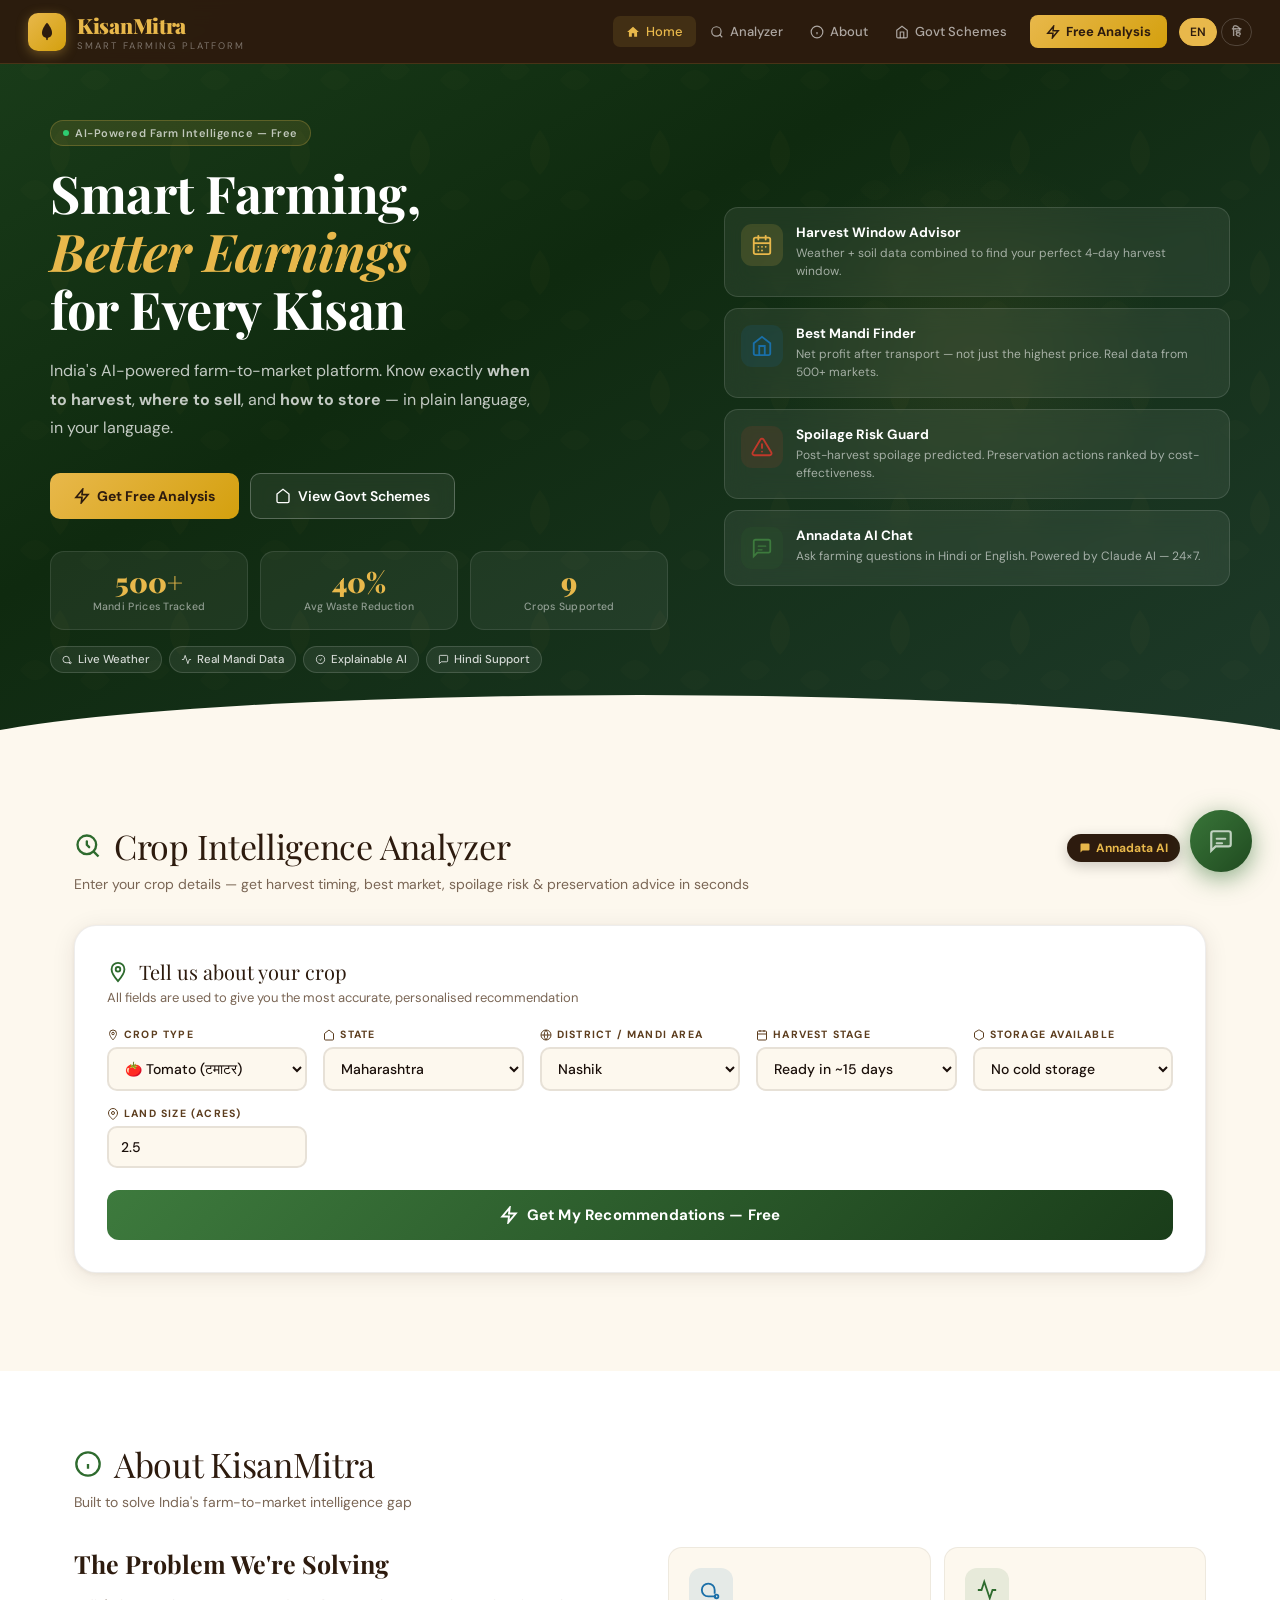
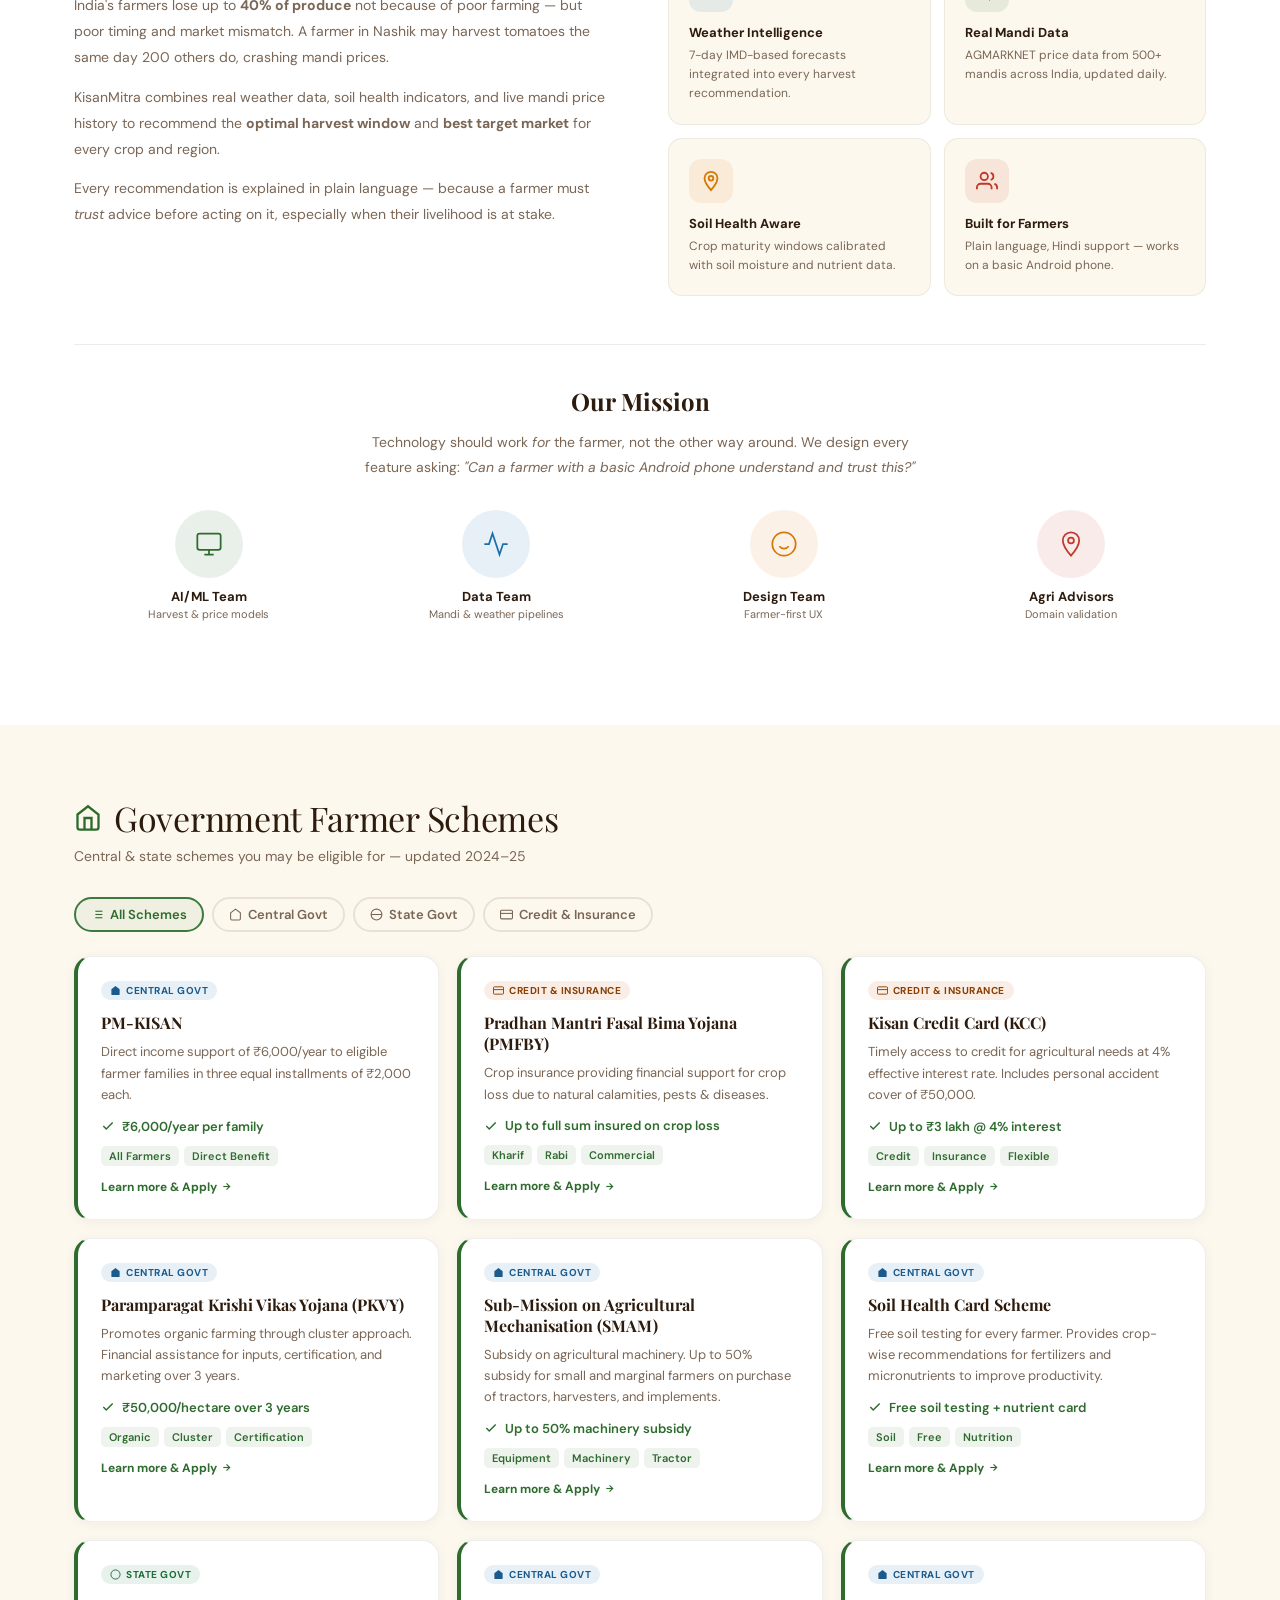
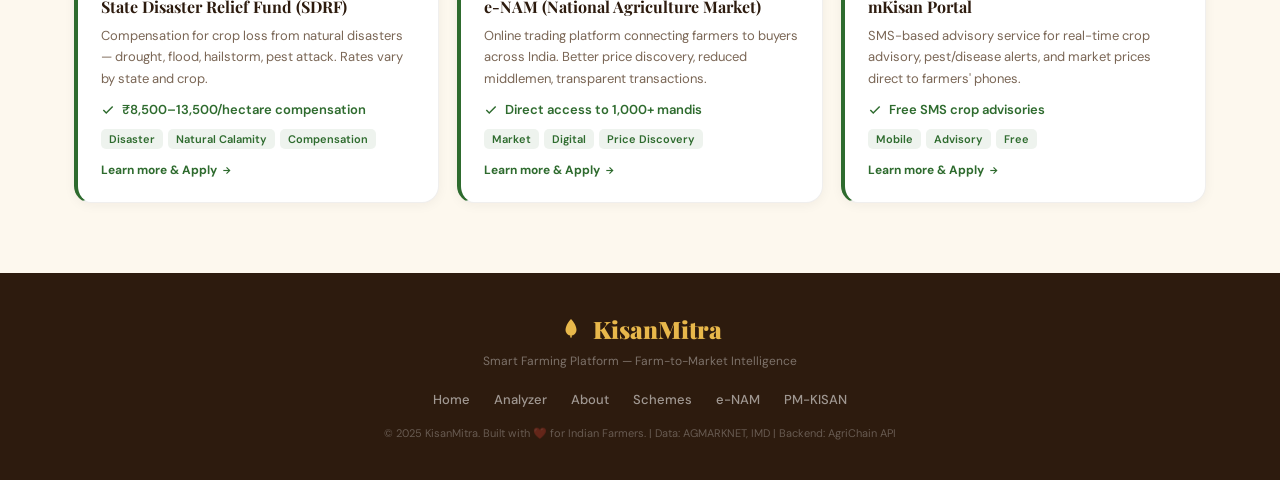
<file: agrichain/frontend.html>
<!DOCTYPE html>
<html lang="en">
<head>
<meta charset="UTF-8">
<meta name="viewport" content="width=device-width, initial-scale=1.0">
<title>KisanMitra — Smart Farming Platform</title>
<link href="https://fonts.googleapis.com/css2?family=Playfair+Display:ital,wght@0,400;0,700;0,900;1,400&family=DM+Sans:wght@300;400;500;600;700&display=swap" rel="stylesheet">
<style>
:root {
  --soil:#2D1B0E; --earth:#5C3D1E; --harvest:#E8B84B; --harvest-light:#F5D76E;
  --leaf:#2E6B2E; --leaf-mid:#3D7A3D; --leaf-light:#5BA55B;
  --cream:#FDF8EE; --cream-dark:#F5EDD6;
  --rust:#C0392B; --success:#1E8449; --warn:#D4780A;
  --blue:#1A6FA8; --text:#1A0F0A; --muted:#7A6655; --nav-h:64px;
  --card-shadow: 0 4px 24px rgba(45,27,14,0.09), 0 1px 4px rgba(45,27,14,0.06);
  --card-border: 1px solid rgba(45,27,14,0.08);
}
*{margin:0;padding:0;box-sizing:border-box}
html{scroll-behavior:smooth}
body{background:var(--cream);font-family:'DM Sans',sans-serif;color:var(--text);-webkit-font-smoothing:antialiased}

/* ══ NAVBAR ══ */
.navbar{
  position:fixed;top:0;left:0;right:0;z-index:200;height:var(--nav-h);
  background:rgba(45,27,14,0.97);backdrop-filter:blur(12px);
  display:flex;align-items:center;padding:0 28px;
  border-bottom:1px solid rgba(232,184,75,0.15);
}
.nav-brand{display:flex;align-items:center;gap:11px;text-decoration:none;margin-right:auto;cursor:pointer}
.nav-logo{
  width:38px;height:38px;background:linear-gradient(135deg,var(--harvest),#d4a00e);
  border-radius:10px;display:flex;align-items:center;justify-content:center;
  box-shadow:0 3px 12px rgba(228,184,75,0.35);flex-shrink:0;
}
.nav-brand-name{font-family:'Playfair Display',serif;font-size:21px;color:var(--harvest);font-weight:900;letter-spacing:-0.3px}
.nav-brand-sub{font-size:9.5px;color:rgba(255,255,255,0.38);letter-spacing:2px;text-transform:uppercase;margin-top:1px}
.nav-links{display:flex;align-items:center;gap:1px}
.nav-link{padding:7px 13px;border-radius:7px;border:none;background:transparent;color:rgba(255,255,255,0.62);font-size:13px;font-weight:500;cursor:pointer;transition:all .2s;font-family:'DM Sans',sans-serif;display:flex;align-items:center;gap:6px}
.nav-link:hover,.nav-link.active{background:rgba(228,184,75,0.12);color:var(--harvest)}
.nav-cta{margin-left:10px;padding:8px 16px;background:linear-gradient(135deg,var(--harvest),#d4a00e);color:var(--soil);border:none;border-radius:8px;font-size:13px;font-weight:700;cursor:pointer;transition:all .2s;font-family:'DM Sans',sans-serif;display:flex;align-items:center;gap:6px}
.nav-cta:hover{transform:translateY(-1px);box-shadow:0 4px 16px rgba(228,184,75,0.4)}
.nav-lang{display:flex;gap:4px;margin-left:12px}
.lang-btn{padding:5px 10px;border-radius:14px;border:1px solid rgba(255,255,255,0.18);background:transparent;color:rgba(255,255,255,0.55);cursor:pointer;font-size:12px;transition:all .2s;font-family:'DM Sans',sans-serif;font-weight:600}
.lang-btn.active{background:var(--harvest);color:var(--soil);border-color:var(--harvest)}

/* ══ HERO ══ */
.hero-band{background:linear-gradient(150deg,#1a3d1a 0%,#0f2a0f 40%,#1E3A2A 100%);padding:calc(var(--nav-h) + 56px) 40px 80px;position:relative;overflow:hidden}
.hero-band::after{content:'';position:absolute;bottom:-2px;left:0;right:0;height:60px;background:var(--cream);clip-path:ellipse(55% 100% at 50% 100%)}
.hero-band::before{content:'';position:absolute;inset:0;pointer-events:none;opacity:0.04;background:url("data:image/svg+xml,%3Csvg width='120' height='120' viewBox='0 0 120 120' xmlns='http://www.w3.org/2000/svg'%3E%3Cg fill='%23E8B84B'%3E%3Cpath d='M60 10 Q80 35 60 55 Q40 35 60 10Z' opacity='0.6'/%3E%3Cpath d='M20 70 Q35 50 50 70 Q35 90 20 70Z' opacity='0.4'/%3E%3Cpath d='M80 80 Q95 60 110 80 Q95 100 80 80Z' opacity='0.4'/%3E%3C/g%3E%3C/svg%3E") repeat}
.hero-glow{position:absolute;top:20%;left:60%;width:400px;height:400px;background:radial-gradient(circle,rgba(232,184,75,0.08) 0%,transparent 70%);pointer-events:none}
.hero-inner{max-width:1180px;margin:0 auto;display:grid;grid-template-columns:1.1fr 0.9fr;gap:56px;align-items:center;position:relative;z-index:1}
.hero-badge{display:inline-flex;align-items:center;gap:6px;background:rgba(232,184,75,0.12);border:1px solid rgba(232,184,75,0.25);border-radius:20px;padding:5px 12px;margin-bottom:18px}
.hero-badge-dot{width:6px;height:6px;border-radius:50%;background:#2ECC71;animation:pulse 2s infinite}
@keyframes pulse{0%,100%{opacity:1}50%{opacity:0.4}}
.hero-badge span{font-size:11px;font-weight:600;color:rgba(255,255,255,0.7);letter-spacing:0.5px}
.hero-h1{font-family:'Playfair Display',serif;font-size:52px;color:#fff;line-height:1.12;margin-bottom:18px;letter-spacing:-0.5px}
.hero-h1 em{color:var(--harvest);font-style:italic}
.hero-p{color:rgba(255,255,255,0.75);font-size:16px;line-height:1.8;margin-bottom:30px;max-width:480px;font-weight:400}
.hero-btns{display:flex;gap:11px;flex-wrap:wrap;margin-bottom:32px}
.btn-primary{padding:13px 24px;background:linear-gradient(135deg,var(--harvest),#d4a00e);color:var(--soil);border:none;border-radius:10px;font-size:14px;font-weight:700;cursor:pointer;transition:all .25s;font-family:'DM Sans',sans-serif;display:flex;align-items:center;gap:7px}
.btn-primary:hover{transform:translateY(-2px);box-shadow:0 8px 24px rgba(228,184,75,0.45)}
.btn-outline{padding:13px 24px;background:rgba(255,255,255,0.07);color:#fff;border:1.5px solid rgba(255,255,255,0.25);border-radius:10px;font-size:14px;font-weight:600;cursor:pointer;transition:all .25s;font-family:'DM Sans',sans-serif;display:flex;align-items:center;gap:7px;backdrop-filter:blur(8px)}
.btn-outline:hover{border-color:rgba(255,255,255,0.6);background:rgba(255,255,255,0.12)}
.hero-stats{display:grid;grid-template-columns:repeat(3,1fr);gap:12px}
.stat-box{background:rgba(255,255,255,0.06);border:1px solid rgba(255,255,255,0.1);border-radius:14px;padding:16px 12px;text-align:center;transition:all .25s;cursor:default}
.stat-box:hover{background:rgba(255,255,255,0.1);transform:translateY(-2px)}
.stat-num{font-family:'Playfair Display',serif;font-size:28px;font-weight:900;color:var(--harvest);line-height:1}
.stat-lbl{font-size:10.5px;color:rgba(255,255,255,0.5);margin-top:4px;font-weight:500;letter-spacing:0.3px}
.hero-pills{display:flex;gap:7px;flex-wrap:wrap;margin-top:16px}
.hero-pill{background:rgba(255,255,255,0.07);border:1px solid rgba(255,255,255,0.14);border-radius:20px;padding:5px 11px;color:rgba(255,255,255,0.8);font-size:11.5px;font-weight:500;display:flex;align-items:center;gap:5px}
.feature-cards{display:flex;flex-direction:column;gap:11px}
.feat-card{background:rgba(255,255,255,0.07);backdrop-filter:blur(12px);border:1px solid rgba(255,255,255,0.12);border-radius:14px;padding:16px;display:flex;align-items:flex-start;gap:13px;transition:all .25s;cursor:default}
.feat-card:hover{background:rgba(255,255,255,0.11);transform:translateX(3px)}
.feat-icon-wrap{width:42px;height:42px;border-radius:11px;flex-shrink:0;display:flex;align-items:center;justify-content:center}
.feat-card h4{font-size:13.5px;font-weight:700;color:#fff;margin-bottom:3px}
.feat-card p{font-size:12px;color:rgba(255,255,255,0.58);line-height:1.5}

/* ══ SECTION ══ */
.sec-wrap{max-width:1180px;margin:0 auto;padding:70px 24px}
.sec-title{font-family:'Playfair Display',serif;font-size:34px;color:var(--soil);margin-bottom:6px;display:flex;align-items:center;gap:12px;letter-spacing:-0.3px}
.sec-sub{color:var(--muted);font-size:14px;margin-bottom:32px;font-weight:400}

/* ══ ANALYZER ══ */
#analyzer{scroll-margin-top:var(--nav-h)}
.input-card{background:#fff;border-radius:22px;padding:32px;box-shadow:var(--card-shadow);border:var(--card-border);margin-bottom:28px}
.card-title{font-family:'Playfair Display',serif;font-size:20px;color:var(--soil);margin-bottom:4px;display:flex;align-items:center;gap:10px}
.card-sub{color:var(--muted);font-size:13px;margin-bottom:22px;font-weight:400}
.form-grid{display:grid;grid-template-columns:repeat(auto-fit,minmax(185px,1fr));gap:16px;margin-bottom:22px}
.form-group label{display:flex;align-items:center;gap:5px;font-size:10.5px;font-weight:700;text-transform:uppercase;letter-spacing:1.2px;color:var(--earth);margin-bottom:6px}
.form-group select,.form-group input{width:100%;padding:10px 12px;border:2px solid rgba(45,27,14,0.1);border-radius:10px;font-family:'DM Sans',sans-serif;font-size:14px;color:var(--text);background:var(--cream);outline:none;transition:all .2s;cursor:pointer;font-weight:500}
.form-group select:focus,.form-group input:focus{border-color:var(--leaf-mid);background:#fff;box-shadow:0 0 0 3px rgba(61,122,61,0.1)}
.form-group select:hover,.form-group input:hover{border-color:rgba(45,27,14,0.2)}
.analyze-btn{width:100%;padding:15px;background:linear-gradient(135deg,var(--leaf-mid),#1a3d1a);color:#fff;border:none;border-radius:12px;font-family:'DM Sans',sans-serif;font-size:15px;font-weight:700;cursor:pointer;transition:all .3s;display:flex;align-items:center;justify-content:center;gap:9px;letter-spacing:0.2px}
.analyze-btn:hover{transform:translateY(-2px);box-shadow:0 10px 32px rgba(46,107,46,0.45)}

/* ══ RESULTS ══ */
.results-section{display:none}
.results-section.visible{display:block;animation:fadeUp .5s ease}
@keyframes fadeUp{from{opacity:0;transform:translateY(24px)}to{opacity:1;transform:translateY(0)}}
.kpi-row{display:grid;grid-template-columns:1fr 1fr;gap:14px;margin-bottom:18px}
.kpi-card{background:#fff;border-radius:18px;padding:24px;text-align:center;box-shadow:var(--card-shadow);border:var(--card-border);position:relative;overflow:hidden}
.kpi-card::before{content:'';position:absolute;top:0;left:0;right:0;height:4px;border-radius:18px 18px 0 0}
.kpi-card.g::before{background:linear-gradient(90deg,var(--leaf),var(--leaf-light))}
.kpi-card.o::before{background:linear-gradient(90deg,var(--warn),#E8900A)}
.kpi-bg-icon{position:absolute;bottom:-12px;right:-8px;opacity:0.04;pointer-events:none}
.kpi-lbl{font-size:10.5px;font-weight:700;text-transform:uppercase;letter-spacing:1.5px;color:var(--muted);margin-bottom:8px;display:flex;align-items:center;justify-content:center;gap:6px}
.kpi-val{font-family:'Playfair Display',serif;font-size:32px;font-weight:900;line-height:1;margin-bottom:5px}
.kpi-card.g .kpi-val{color:var(--leaf)}.kpi-card.o .kpi-val{color:var(--warn)}
.kpi-desc{font-size:12px;color:var(--muted);font-weight:400}
.mod-grid{display:grid;grid-template-columns:1fr 1fr;gap:16px;margin-bottom:16px}
.mod-card{background:#fff;border-radius:18px;padding:24px;box-shadow:var(--card-shadow);border:var(--card-border)}
.mod-hdr{display:flex;align-items:center;gap:12px;margin-bottom:14px}
.mod-icon-wrap{width:44px;height:44px;border-radius:13px;display:flex;align-items:center;justify-content:center;flex-shrink:0}
.mod-icon-wrap.g{background:linear-gradient(135deg,rgba(61,122,61,0.15),rgba(61,122,61,0.05))}
.mod-icon-wrap.o{background:linear-gradient(135deg,rgba(212,120,10,0.15),rgba(212,120,10,0.05))}
.mod-icon-wrap.b{background:linear-gradient(135deg,rgba(26,111,168,0.15),rgba(26,111,168,0.05))}
.mod-icon-wrap.r{background:linear-gradient(135deg,rgba(192,57,43,0.15),rgba(192,57,43,0.05))}
.mod-hdr-t h3{font-family:'Playfair Display',serif;font-size:16px;color:var(--soil);margin-bottom:2px}
.mod-hdr-t p{font-size:11px;color:var(--muted);font-weight:400}
.timeline-track{height:8px;background:rgba(45,27,14,0.07);border-radius:4px;position:relative;margin-bottom:6px}
.timeline-fill{position:absolute;top:0;height:100%;border-radius:4px;background:linear-gradient(90deg,var(--leaf-light),var(--harvest))}
.timeline-marker{position:absolute;top:50%;transform:translateY(-50%);width:16px;height:16px;background:var(--harvest);border:3px solid #fff;border-radius:50%;box-shadow:0 2px 10px rgba(228,184,75,0.6)}
.tl-labels{display:flex;justify-content:space-between;font-size:10px;color:var(--muted);font-weight:500}
.harvest-rec{background:linear-gradient(135deg,rgba(46,107,46,0.07),rgba(46,107,46,0.02));border:1.5px solid rgba(46,107,46,0.2);border-radius:12px;padding:14px;margin-top:12px}
.rec-main{font-size:17px;font-weight:700;color:var(--leaf);margin-bottom:3px;font-family:'Playfair Display',serif}
.rec-sub{font-size:12px;color:var(--muted);line-height:1.6;font-weight:400}
.flist{display:flex;flex-direction:column;gap:6px;margin-top:10px}
.fi{display:flex;align-items:center;gap:9px;padding:7px 11px;border-radius:8px;background:rgba(45,27,14,0.025);font-size:12px;font-weight:400}
.fi.good{border-left:3px solid var(--success)}.fi.warn{border-left:3px solid var(--warn)}.fi.bad{border-left:3px solid var(--rust)}
.fdot{width:7px;height:7px;border-radius:50%;flex-shrink:0}
.fi.good .fdot{background:var(--success)}.fi.warn .fdot{background:var(--warn)}.fi.bad .fdot{background:var(--rust)}
.mkt-tbl{width:100%;border-collapse:collapse;font-size:12.5px;margin-top:8px}
.mkt-tbl th{text-align:left;padding:7px 8px;font-size:10px;font-weight:700;text-transform:uppercase;letter-spacing:1px;color:var(--muted);border-bottom:2px solid rgba(45,27,14,0.07)}
.mkt-tbl td{padding:9px 8px;border-bottom:1px solid rgba(45,27,14,0.05);vertical-align:middle}
.mkt-tbl tr.br{background:rgba(46,107,46,0.04)}
.best-badge{background:var(--leaf);color:#fff;font-size:9px;font-weight:700;padding:2px 7px;border-radius:6px;text-transform:uppercase;margin-left:5px;letter-spacing:0.5px}
.pbar-wrap{display:flex;align-items:center;gap:6px}
.pbar{height:5px;border-radius:3px;min-width:8px}
.gauge-wrap{display:flex;align-items:center;gap:18px;margin:12px 0 14px}
.gauge-c{width:88px;height:88px;border-radius:50%;flex-shrink:0;display:flex;align-items:center;justify-content:center;flex-direction:column;position:relative}
.gauge-c svg{position:absolute;inset:0;transform:rotate(-90deg)}
.gauge-n{font-family:'Playfair Display',serif;font-size:23px;font-weight:900;position:relative;z-index:1;line-height:1}
.gauge-p{font-size:10px;color:var(--muted);position:relative;z-index:1;font-weight:500}
.gauge-t h4{font-size:14px;font-weight:700;margin-bottom:4px}
.gauge-t p{font-size:12px;color:var(--muted);line-height:1.5;font-weight:400}
.act-list{display:flex;flex-direction:column;gap:8px}
.act-item{display:flex;align-items:center;gap:11px;padding:10px 13px;border-radius:10px;border:1px solid rgba(45,27,14,0.08);background:rgba(253,248,238,0.6);transition:all .2s}
.act-item:hover{background:rgba(46,107,46,0.05);border-color:rgba(46,107,46,0.2);transform:translateX(2px)}
.act-rank{width:28px;height:28px;border-radius:8px;display:flex;align-items:center;justify-content:center;font-size:12px;font-weight:700;flex-shrink:0}
.act-rank.r1{background:rgba(30,132,73,0.15);color:var(--success)}.act-rank.r2{background:rgba(26,111,168,0.15);color:var(--blue)}.act-rank.r3{background:rgba(212,120,10,0.15);color:var(--warn)}
.act-body{flex:1}
.act-name{font-size:13px;font-weight:600;color:var(--soil)}
.act-detail{font-size:11px;color:var(--muted);margin-top:1px;font-weight:400}
.act-cost{font-size:11px;font-weight:700;color:var(--earth);white-space:nowrap}
.dots{display:flex;gap:3px}
.dot{width:7px;height:7px;border-radius:50%;background:rgba(45,27,14,0.12)}
.dot.f{background:var(--leaf)}
.why-card{background:linear-gradient(135deg,var(--soil),#1a0d06);border-radius:22px;padding:30px;margin-top:16px;position:relative;overflow:hidden;box-shadow:0 8px 40px rgba(45,27,14,0.25)}
.why-card::before{content:'"';position:absolute;top:-30px;right:28px;font-family:'Playfair Display',serif;font-size:200px;color:rgba(255,255,255,0.025);pointer-events:none;line-height:1}
.reason-grid{display:grid;grid-template-columns:repeat(auto-fit,minmax(200px,1fr));gap:13px;margin-top:18px}
.reason-step{background:rgba(255,255,255,0.055);border:1px solid rgba(255,255,255,0.1);border-radius:14px;padding:18px;transition:all .2s}
.reason-step:hover{background:rgba(255,255,255,0.08)}
.rs-num{font-family:'Playfair Display',serif;font-size:32px;font-weight:900;color:rgba(232,184,75,0.28);line-height:1;margin-bottom:7px}
.rs-title{font-size:13px;font-weight:700;color:var(--harvest);margin-bottom:5px;display:flex;align-items:center;gap:6px}
.rs-desc{font-size:12px;color:rgba(255,255,255,0.6);line-height:1.55;font-weight:400}
.conf-banner{background:rgba(232,184,75,0.08);border:1px solid rgba(232,184,75,0.2);border-radius:12px;padding:13px 16px;display:flex;align-items:center;gap:13px;margin-top:15px}
.conf-t h4{font-size:12px;font-weight:700;color:var(--harvest);margin-bottom:2px}
.conf-t p{font-size:11px;color:rgba(255,255,255,0.5);line-height:1.4;font-weight:400}
.conf-bar-o{width:90px;height:5px;background:rgba(255,255,255,0.1);border-radius:3px;overflow:hidden;margin-bottom:3px}
.conf-bar-i{height:100%;background:linear-gradient(90deg,var(--harvest),#F5D76E);border-radius:3px;transition:width .8s ease}
.conf-pct{font-size:11px;font-weight:700;color:var(--harvest)}

/* ══ ABOUT ══ */
#about{background:#fff;scroll-margin-top:var(--nav-h)}
.about-grid{display:grid;grid-template-columns:1fr 1fr;gap:56px;align-items:start;margin-top:36px}
.about-txt h3{font-family:'Playfair Display',serif;font-size:25px;color:var(--soil);margin-bottom:13px}
.about-txt p{color:var(--muted);line-height:1.85;margin-bottom:14px;font-size:14px;font-weight:400}
.about-cards{display:grid;grid-template-columns:1fr 1fr;gap:13px}
.ab-card{background:var(--cream);border-radius:14px;padding:20px;border:1px solid rgba(45,27,14,0.07);transition:all .2s;cursor:default}
.ab-card:hover{transform:translateY(-3px);box-shadow:0 8px 24px rgba(45,27,14,0.1)}
.ab-icon{width:44px;height:44px;border-radius:12px;display:flex;align-items:center;justify-content:center;margin-bottom:12px}
.ab-card h4{font-size:13px;font-weight:700;color:var(--soil);margin-bottom:5px}
.ab-card p{font-size:12px;color:var(--muted);line-height:1.6;font-weight:400}
.mission-strip{margin-top:48px;padding-top:40px;border-top:1px solid rgba(45,27,14,0.08);text-align:center}
.mission-strip h3{font-family:'Playfair Display',serif;font-size:24px;color:var(--soil);margin-bottom:13px}
.mission-strip p{color:var(--muted);max-width:580px;margin:0 auto 30px;font-size:14px;line-height:1.8;font-weight:400}
.team-row{display:grid;grid-template-columns:repeat(4,1fr);gap:18px}
.team-c{text-align:center}
.team-av{width:68px;height:68px;border-radius:50%;margin:0 auto 10px;display:flex;align-items:center;justify-content:center}
.team-c h4{font-size:13px;font-weight:700;color:var(--soil)}
.team-c p{font-size:11px;color:var(--muted);font-weight:400}

/* ══ SCHEMES ══ */
#schemes{scroll-margin-top:var(--nav-h)}
.filter-row{display:flex;gap:8px;flex-wrap:wrap;margin-bottom:24px}
.fbtn{padding:7px 15px;border-radius:20px;border:2px solid rgba(45,27,14,0.1);background:transparent;color:var(--muted);cursor:pointer;font-size:13px;font-weight:600;transition:all .2s;font-family:'DM Sans',sans-serif;display:flex;align-items:center;gap:6px}
.fbtn.active,.fbtn:hover{border-color:var(--leaf-mid);background:rgba(61,122,61,0.07);color:var(--leaf)}
.schemes-grid{display:grid;grid-template-columns:repeat(auto-fill,minmax(295px,1fr));gap:18px}
.scheme-c{background:#fff;border-radius:17px;padding:23px;border:1px solid rgba(45,27,14,0.07);border-left:4px solid var(--leaf);box-shadow:0 2px 12px rgba(45,27,14,0.05);transition:all .25s;cursor:pointer}
.scheme-c:hover{transform:translateY(-4px);box-shadow:0 12px 30px rgba(45,27,14,0.12)}
.sch-badge{display:inline-flex;align-items:center;gap:5px;padding:3px 9px;border-radius:16px;font-size:10px;font-weight:700;text-transform:uppercase;letter-spacing:0.5px;margin-bottom:12px}
.sch-badge.central{background:rgba(26,111,168,0.1);color:#1A5A8C}
.sch-badge.state{background:rgba(30,132,73,0.1);color:#1E6B3B}
.sch-badge.credit{background:rgba(192,84,0,0.1);color:#8B3E00}
.scheme-c h3{font-family:'Playfair Display',serif;font-size:16px;color:var(--soil);margin-bottom:8px}
.scheme-c p{font-size:13px;color:var(--muted);line-height:1.65;margin-bottom:12px;font-weight:400}
.sch-benefit{display:flex;align-items:center;gap:7px;font-size:13px;font-weight:600;color:var(--leaf)}
.sch-tags{display:flex;gap:5px;flex-wrap:wrap;margin-top:11px}
.sch-tag{background:rgba(46,107,46,0.08);color:var(--leaf);font-size:11px;padding:3px 8px;border-radius:5px;font-weight:600}
.sch-link{display:inline-flex;align-items:center;gap:4px;margin-top:13px;font-size:12px;font-weight:700;color:var(--leaf);text-decoration:none}

/* ══ LOADING ══ */
.loading-overlay{position:fixed;inset:0;background:rgba(45,27,14,0.6);backdrop-filter:blur(5px);display:none;align-items:center;justify-content:center;z-index:500}
.loading-overlay.active{display:flex}
.loading-box{background:#fff;border-radius:22px;padding:38px 46px;text-align:center;box-shadow:0 24px 70px rgba(0,0,0,0.25);min-width:300px}
.spin{width:56px;height:56px;margin:0 auto 18px;border-radius:50%;border:4px solid rgba(46,107,46,0.12);border-top-color:var(--leaf);animation:spin .75s linear infinite}
@keyframes spin{to{transform:rotate(360deg)}}
.ls-list{list-style:none;text-align:left;margin-top:14px}
.ls-list li{font-size:13px;color:var(--muted);padding:4px 0 4px 22px;position:relative;font-weight:400}
.ls-list li::before{content:'○';position:absolute;left:0;color:var(--muted)}
.ls-list li.done::before{content:'✓';color:var(--success)}
.ls-list li.active::before{content:'◉';color:var(--harvest)}

/* ══ CHATBOT ══ */
.chat-fab{position:fixed;bottom:28px;right:28px;z-index:300;width:62px;height:62px;border-radius:50%;background:linear-gradient(135deg,var(--leaf-mid),#1a3d1a);border:none;cursor:pointer;box-shadow:0 6px 24px rgba(46,107,46,0.55);display:flex;align-items:center;justify-content:center;transition:all .3s}
.chat-fab:hover{transform:scale(1.08);box-shadow:0 10px 32px rgba(46,107,46,0.7)}
.fab-pulse{position:absolute;width:100%;height:100%;border-radius:50%;background:rgba(46,107,46,0.3);animation:fabPulse 2.5s ease-in-out infinite}
@keyframes fabPulse{0%,100%{transform:scale(1);opacity:0.6}50%{transform:scale(1.25);opacity:0}}
.fab-label{position:fixed;bottom:38px;right:100px;z-index:300;background:var(--soil);color:var(--harvest);font-size:12px;font-weight:700;padding:6px 12px;border-radius:20px;white-space:nowrap;pointer-events:none;box-shadow:0 4px 14px rgba(0,0,0,0.2);display:flex;align-items:center;gap:5px}
.chat-win{position:fixed;bottom:102px;right:28px;z-index:300;width:370px;height:560px;background:#fff;border-radius:22px;box-shadow:0 24px 70px rgba(45,27,14,0.22);display:none;flex-direction:column;overflow:hidden;border:1px solid rgba(45,27,14,0.1)}
.chat-win.open{display:flex;animation:chatO .3s cubic-bezier(.34,1.56,.64,1)}
@keyframes chatO{from{opacity:0;transform:translateY(20px) scale(0.94)}to{opacity:1;transform:translateY(0) scale(1)}}
.chat-hdr{background:linear-gradient(135deg,var(--leaf-mid),#1a3d1a);padding:15px 18px;display:flex;align-items:center;gap:12px}
.chat-av{width:40px;height:40px;border-radius:50%;background:linear-gradient(135deg,var(--harvest),#d4a00e);display:flex;align-items:center;justify-content:center;flex-shrink:0}
.chat-hdr-t h4{font-size:14px;font-weight:700;color:#fff}
.chat-hdr-t p{font-size:11px;color:rgba(255,255,255,0.65);font-weight:400}
.chat-status{display:flex;align-items:center;gap:5px;margin-left:auto}
.chat-dot{width:7px;height:7px;border-radius:50%;background:#2ECC71;animation:pulse 2s infinite}
.chat-status-txt{font-size:11px;color:rgba(255,255,255,0.7);font-weight:500}
.chat-x{background:rgba(255,255,255,0.12);border:none;color:#fff;width:28px;height:28px;border-radius:50%;cursor:pointer;font-size:14px;display:flex;align-items:center;justify-content:center;transition:all .2s;margin-left:8px}
.chat-x:hover{background:rgba(255,255,255,0.2)}
.chat-msgs{flex:1;overflow-y:auto;padding:14px;display:flex;flex-direction:column;gap:10px;scroll-behavior:smooth}
.chat-msgs::-webkit-scrollbar{width:4px}
.chat-msgs::-webkit-scrollbar-thumb{background:rgba(45,27,14,0.15);border-radius:2px}
.cmsg{max-width:86%}
.cmsg.bot{align-self:flex-start}.cmsg.user{align-self:flex-end}
.cbubble{padding:10px 14px;border-radius:14px;font-size:13px;line-height:1.55;font-weight:400}
.cmsg.bot .cbubble{background:var(--cream);color:var(--text);border:1px solid rgba(45,27,14,0.08);border-radius:4px 14px 14px 14px}
.cmsg.user .cbubble{background:linear-gradient(135deg,var(--leaf-mid),#1a3d1a);color:#fff;border-radius:14px 4px 14px 14px}
.ctime{font-size:10px;color:var(--muted);margin-top:3px;font-weight:400}
.cmsg.user .ctime{text-align:right}
.stream-cursor::after{content:'▋';animation:blink .7s infinite;color:var(--leaf-mid)}
@keyframes blink{0%,100%{opacity:1}50%{opacity:0}}
.quick-btns{display:flex;flex-wrap:wrap;gap:6px;padding:10px 14px 4px}
.qbtn{padding:5px 11px;border-radius:14px;border:1px solid rgba(46,107,46,0.22);background:rgba(46,107,46,0.06);color:var(--leaf);font-size:11.5px;font-weight:600;cursor:pointer;transition:all .2s;font-family:'DM Sans',sans-serif;display:flex;align-items:center;gap:5px}
.qbtn:hover{background:var(--leaf);color:#fff;border-color:var(--leaf)}
.typing-row{display:none;padding:0 14px 2px}
.typing-row.vis{display:flex}
.tbubble{background:var(--cream);border:1px solid rgba(45,27,14,0.08);border-radius:4px 14px 14px 14px;padding:10px 14px;display:flex;gap:4px;align-items:center}
.tdot{width:7px;height:7px;border-radius:50%;background:var(--muted);animation:tb 1.4s infinite}
.tdot:nth-child(2){animation-delay:.2s}.tdot:nth-child(3){animation-delay:.4s}
@keyframes tb{0%,60%,100%{transform:translateY(0)}30%{transform:translateY(-8px)}}
.chat-inp-row{padding:11px 14px;border-top:1px solid rgba(45,27,14,0.07);display:flex;gap:8px;align-items:flex-end}
.chat-inp{flex:1;padding:9px 13px;border:2px solid rgba(45,27,14,0.1);border-radius:16px;font-family:'DM Sans',sans-serif;font-size:13px;outline:none;transition:all .2s;background:var(--cream);resize:none;max-height:80px;font-weight:400}
.chat-inp:focus{border-color:var(--leaf-mid);background:#fff}
.chat-send{width:36px;height:36px;border-radius:50%;background:linear-gradient(135deg,var(--leaf-mid),#1a3d1a);border:none;color:#fff;cursor:pointer;display:flex;align-items:center;justify-content:center;transition:all .2s;flex-shrink:0}
.chat-send:hover{transform:scale(1.1);box-shadow:0 4px 14px rgba(46,107,46,0.45)}
.chat-send:disabled{opacity:0.5;cursor:not-allowed;transform:none}
.chat-powered{text-align:center;padding:5px 0 8px;font-size:10px;color:var(--muted);font-weight:500;display:flex;align-items:center;justify-content:center;gap:4px}

/* ══ FOOTER ══ */
footer{background:var(--soil);padding:40px 24px;text-align:center}
.f-logo{font-family:'Playfair Display',serif;font-size:24px;color:var(--harvest);font-weight:900;margin-bottom:8px;display:flex;align-items:center;justify-content:center;gap:10px}
.f-sub{font-size:12px;color:rgba(255,255,255,0.38);margin-bottom:22px;font-weight:400}
.f-links{display:flex;justify-content:center;gap:24px;flex-wrap:wrap;margin-bottom:18px}
.f-links a{color:rgba(255,255,255,0.55);font-size:13px;text-decoration:none;font-weight:500;transition:color .2s}
.f-links a:hover{color:var(--harvest)}
.f-copy{font-size:11px;color:rgba(255,255,255,0.28);font-weight:400}

@media(max-width:900px){
  .hero-inner,.about-grid{grid-template-columns:1fr}
  .feature-cards{display:none}
  .kpi-row,.mod-grid,.reason-grid{grid-template-columns:1fr}
  .chat-win{width:calc(100vw - 24px);right:12px}
  .nav-links{display:none}
  .team-row{grid-template-columns:1fr 1fr}
}
@media(max-width:600px){
  .hero-h1{font-size:36px}
  .hero-stats,.about-cards{grid-template-columns:1fr 1fr}
  .form-grid{grid-template-columns:1fr 1fr}
}
</style>
</head>
<body>

<!-- NAVBAR -->
<nav class="navbar">
  <div class="nav-brand" onclick="gotoSec('home')">
    <div class="nav-logo">
      <svg width="22" height="22" viewBox="0 0 24 24" fill="none">
        <path d="M12 2C12 2 6.5 7.5 6.5 13a5.5 5.5 0 0011 0C17.5 7.5 12 2 12 2z" fill="var(--soil)"/>
        <path d="M12 13v7" stroke="var(--soil)" stroke-width="1.8" stroke-linecap="round"/>
        <path d="M9.5 16.5L12 14l2.5 2.5" stroke="var(--soil)" stroke-width="1.5" stroke-linecap="round" stroke-linejoin="round"/>
      </svg>
    </div>
    <div>
      <div class="nav-brand-name">KisanMitra</div>
      <div class="nav-brand-sub">Smart Farming Platform</div>
    </div>
  </div>
  <div class="nav-links">
    <button class="nav-link active" onclick="gotoSec('home',this)">
      <svg width="14" height="14" viewBox="0 0 24 24" fill="currentColor"><path d="M10 20v-6h4v6h5v-8h3L12 3 2 12h3v8z"/></svg>Home
    </button>
    <button class="nav-link" onclick="gotoSec('analyzer',this)">
      <svg width="14" height="14" viewBox="0 0 24 24" fill="none" stroke="currentColor" stroke-width="2"><circle cx="11" cy="11" r="8"/><path d="M21 21l-4.35-4.35"/></svg>Analyzer
    </button>
    <button class="nav-link" onclick="gotoSec('about',this)">
      <svg width="14" height="14" viewBox="0 0 24 24" fill="none" stroke="currentColor" stroke-width="2"><circle cx="12" cy="12" r="10"/><path d="M12 16v-4M12 8h.01"/></svg>About
    </button>
    <button class="nav-link" onclick="gotoSec('schemes',this)">
      <svg width="14" height="14" viewBox="0 0 24 24" fill="none" stroke="currentColor" stroke-width="2"><path d="M3 9l9-7 9 7v11a2 2 0 01-2 2H5a2 2 0 01-2-2z"/><polyline points="9 22 9 12 15 12 15 22"/></svg>Govt Schemes
    </button>
  </div>
  <button class="nav-cta" onclick="gotoSec('analyzer',null)">
    <svg width="14" height="14" viewBox="0 0 24 24" fill="none" stroke="currentColor" stroke-width="2.5"><polygon points="13 2 3 14 12 14 11 22 21 10 12 10 13 2"/></svg>Free Analysis
  </button>
  <div class="nav-lang">
    <button class="lang-btn active" onclick="setLang('en',this)">EN</button>
    <button class="lang-btn" onclick="setLang('hi',this)">हि</button>
  </div>
</nav>

<!-- LOADING -->
<div class="loading-overlay" id="loadingOverlay">
  <div class="loading-box">
    <div class="spin"></div>
    <h3 style="font-family:'Playfair Display',serif;color:var(--soil);margin-bottom:5px;font-size:20px">Analyzing your crop…</h3>
    <p style="font-size:13px;color:var(--muted);margin-bottom:14px;font-weight:400">Pulling real-time data from multiple sources</p>
    <ul class="ls-list" id="lsList">
      <li class="active" id="ls1">Fetching weather forecast (7-day)</li>
      <li id="ls2">Reading soil health indicators</li>
      <li id="ls3">Scanning mandi price history (90-day)</li>
      <li id="ls4">Calculating optimal harvest window</li>
      <li id="ls5">Assessing spoilage risk & storage</li>
      <li id="ls6">Ranking best markets by net profit</li>
    </ul>
  </div>
</div>

<!-- HOME -->
<section id="home" style="scroll-margin-top:var(--nav-h)">
  <div class="hero-band">
    <div class="hero-glow"></div>
    <div class="hero-inner">
      <div>
        <div class="hero-badge">
          <div class="hero-badge-dot"></div>
          <span>AI-Powered Farm Intelligence — Free</span>
        </div>
        <h1 class="hero-h1">Smart Farming,<br><em>Better Earnings</em><br>for Every Kisan</h1>
        <p class="hero-p">India's AI-powered farm-to-market platform. Know exactly <strong>when to harvest</strong>, <strong>where to sell</strong>, and <strong>how to store</strong> — in plain language, in your language.</p>
        <div class="hero-btns">
          <button class="btn-primary" onclick="gotoSec('analyzer',null)">
            <svg width="16" height="16" viewBox="0 0 24 24" fill="none" stroke="currentColor" stroke-width="2.5"><polygon points="13 2 3 14 12 14 11 22 21 10 12 10 13 2"/></svg>Get Free Analysis
          </button>
          <button class="btn-outline" onclick="gotoSec('schemes',null)">
            <svg width="16" height="16" viewBox="0 0 24 24" fill="none" stroke="currentColor" stroke-width="2"><path d="M3 9l9-7 9 7v11a2 2 0 01-2 2H5a2 2 0 01-2-2z"/></svg>View Govt Schemes
          </button>
        </div>
        <div class="hero-stats">
          <div class="stat-box"><div class="stat-num">500+</div><div class="stat-lbl">Mandi Prices Tracked</div></div>
          <div class="stat-box"><div class="stat-num">40%</div><div class="stat-lbl">Avg Waste Reduction</div></div>
          <div class="stat-box"><div class="stat-num">9</div><div class="stat-lbl">Crops Supported</div></div>
        </div>
        <div class="hero-pills">
          <div class="hero-pill"><svg width="11" height="11" viewBox="0 0 24 24" fill="none" stroke="currentColor" stroke-width="2"><path d="M17.5 19H9a7 7 0 117-7v4m4 3a2 2 0 11-4 0 2 2 0 014 0z"/></svg>Live Weather</div>
          <div class="hero-pill"><svg width="11" height="11" viewBox="0 0 24 24" fill="none" stroke="currentColor" stroke-width="2"><polyline points="22 12 18 12 15 21 9 3 6 12 2 12"/></svg>Real Mandi Data</div>
          <div class="hero-pill"><svg width="11" height="11" viewBox="0 0 24 24" fill="none" stroke="currentColor" stroke-width="2"><path d="M9 12l2 2 4-4M21 12a9 9 0 11-18 0 9 9 0 0118 0z"/></svg>Explainable AI</div>
          <div class="hero-pill"><svg width="11" height="11" viewBox="0 0 24 24" fill="none" stroke="currentColor" stroke-width="2"><path d="M21 15a2 2 0 01-2 2H7l-4 4V5a2 2 0 012-2h14a2 2 0 012 2z"/></svg>Hindi Support</div>
        </div>
      </div>
      <div class="feature-cards">
        <div class="feat-card">
          <div class="feat-icon-wrap" style="background:rgba(232,184,75,0.15)">
            <svg width="22" height="22" viewBox="0 0 24 24" fill="none"><rect x="3" y="4" width="18" height="18" rx="2" stroke="#E8B84B" stroke-width="2"/><line x1="16" y1="2" x2="16" y2="6" stroke="#E8B84B" stroke-width="2" stroke-linecap="round"/><line x1="8" y1="2" x2="8" y2="6" stroke="#E8B84B" stroke-width="2" stroke-linecap="round"/><line x1="3" y1="10" x2="21" y2="10" stroke="#E8B84B" stroke-width="2"/><path d="M8 14h.01M12 14h.01M16 14h.01M8 18h.01M12 18h.01" stroke="#E8B84B" stroke-width="2" stroke-linecap="round"/></svg>
          </div>
          <div><h4>Harvest Window Advisor</h4><p>Weather + soil data combined to find your perfect 4-day harvest window.</p></div>
        </div>
        <div class="feat-card">
          <div class="feat-icon-wrap" style="background:rgba(26,111,168,0.15)">
            <svg width="22" height="22" viewBox="0 0 24 24" fill="none"><path d="M3 9l9-7 9 7v11a2 2 0 01-2 2H5a2 2 0 01-2-2z" stroke="#1A6FA8" stroke-width="2"/><path d="M9 22V12h6v10" stroke="#1A6FA8" stroke-width="2"/></svg>
          </div>
          <div><h4>Best Mandi Finder</h4><p>Net profit after transport — not just the highest price. Real data from 500+ markets.</p></div>
        </div>
        <div class="feat-card">
          <div class="feat-icon-wrap" style="background:rgba(192,57,43,0.12)">
            <svg width="22" height="22" viewBox="0 0 24 24" fill="none"><path d="M10.29 3.86L1.82 18a2 2 0 001.71 3h16.94a2 2 0 001.71-3L13.71 3.86a2 2 0 00-3.42 0z" stroke="#C0392B" stroke-width="2"/><line x1="12" y1="9" x2="12" y2="13" stroke="#C0392B" stroke-width="2" stroke-linecap="round"/><line x1="12" y1="17" x2="12.01" y2="17" stroke="#C0392B" stroke-width="2" stroke-linecap="round"/></svg>
          </div>
          <div><h4>Spoilage Risk Guard</h4><p>Post-harvest spoilage predicted. Preservation actions ranked by cost-effectiveness.</p></div>
        </div>
        <div class="feat-card">
          <div class="feat-icon-wrap" style="background:rgba(46,107,46,0.15)">
            <svg width="22" height="22" viewBox="0 0 24 24" fill="none"><path d="M21 15a2 2 0 01-2 2H7l-4 4V5a2 2 0 012-2h14a2 2 0 012 2z" stroke="#3D7A3D" stroke-width="2"/><path d="M8 10h8M8 14h4" stroke="#3D7A3D" stroke-width="1.5" stroke-linecap="round"/></svg>
          </div>
          <div><h4>Annadata AI Chat</h4><p>Ask farming questions in Hindi or English. Powered by Claude AI — 24×7.</p></div>
        </div>
      </div>
    </div>
  </div>
</section>

<!-- ANALYZER -->
<section id="analyzer">
  <div class="sec-wrap">
    <div class="sec-title">
      <svg width="28" height="28" viewBox="0 0 24 24" fill="none" stroke="var(--leaf)" stroke-width="2"><circle cx="11" cy="11" r="8"/><path d="M21 21l-4.35-4.35"/><path d="M11 8v3l2 2" stroke-linecap="round"/></svg>
      Crop Intelligence Analyzer
    </div>
    <div class="sec-sub">Enter your crop details — get harvest timing, best market, spoilage risk & preservation advice in seconds</div>
    <div class="input-card">
      <div class="card-title">
        <svg width="22" height="22" viewBox="0 0 24 24" fill="none"><path d="M12 2a7 7 0 017 7c0 5-7 13-7 13S5 14 5 9a7 7 0 017-7z" stroke="var(--leaf)" stroke-width="2"/><circle cx="12" cy="9" r="2.5" stroke="var(--leaf)" stroke-width="2"/></svg>
        Tell us about your crop
      </div>
      <div class="card-sub">All fields are used to give you the most accurate, personalised recommendation</div>
      <div class="form-grid">
        <div class="form-group">
          <label><svg width="12" height="12" viewBox="0 0 24 24" fill="none" stroke="var(--earth)" stroke-width="2"><path d="M12 2a7 7 0 017 7c0 5-7 13-7 13S5 14 5 9a7 7 0 017-7z"/><circle cx="12" cy="9" r="2.5"/></svg>Crop Type</label>
          <select id="cropType" onchange="onInputChange()">
            <option value="tomato">🍅 Tomato (टमाटर)</option>
            <option value="wheat">🌾 Wheat (गेहूं)</option>
            <option value="rice">🌾 Rice (चावल)</option>
            <option value="onion">🧅 Onion (प्याज)</option>
            <option value="potato">🥔 Potato (आलू)</option>
            <option value="soybean">🫘 Soybean (सोयाबीन)</option>
            <option value="cotton">🌿 Cotton (कपास)</option>
            <option value="maize">🌽 Maize (मक्का)</option>
          </select>
        </div>
        <div class="form-group">
          <label><svg width="12" height="12" viewBox="0 0 24 24" fill="none" stroke="var(--earth)" stroke-width="2"><path d="M3 9l9-7 9 7v11a2 2 0 01-2 2H5a2 2 0 01-2-2z"/></svg>State</label>
          <select id="state" onchange="onStateChange()">
            <option value="maharashtra">Maharashtra</option>
            <option value="punjab">Punjab</option>
            <option value="uttar_pradesh">Uttar Pradesh</option>
            <option value="madhya_pradesh">Madhya Pradesh</option>
            <option value="rajasthan">Rajasthan</option>
            <option value="karnataka">Karnataka</option>
            <option value="gujarat">Gujarat</option>
            <option value="haryana">Haryana</option>
            <option value="andhra_pradesh">Andhra Pradesh</option>
            <option value="telangana">Telangana</option>
          </select>
        </div>
        <div class="form-group">
          <label><svg width="12" height="12" viewBox="0 0 24 24" fill="none" stroke="var(--earth)" stroke-width="2"><circle cx="12" cy="12" r="10"/><path d="M2 12h20M12 2a15.3 15.3 0 010 20M12 2a15.3 15.3 0 000 20"/></svg>District / Mandi Area</label>
          <select id="district" onchange="onInputChange()"></select>
        </div>
        <div class="form-group">
          <label><svg width="12" height="12" viewBox="0 0 24 24" fill="none" stroke="var(--earth)" stroke-width="2"><rect x="3" y="4" width="18" height="18" rx="2"/><line x1="3" y1="10" x2="21" y2="10"/><line x1="8" y1="2" x2="8" y2="6"/><line x1="16" y1="2" x2="16" y2="6"/></svg>Harvest Stage</label>
          <select id="harvestStage" onchange="onInputChange()">
            <option value="15days">Ready in ~15 days</option>
            <option value="7days">Ready in ~7 days</option>
            <option value="ready">Ready now</option>
            <option value="overdue">Slightly overdue</option>
          </select>
        </div>
        <div class="form-group">
          <label><svg width="12" height="12" viewBox="0 0 24 24" fill="none" stroke="var(--earth)" stroke-width="2"><path d="M21 16V8a2 2 0 00-1-1.73l-7-4a2 2 0 00-2 0l-7 4A2 2 0 003 8v8a2 2 0 001 1.73l7 4a2 2 0 002 0l7-4A2 2 0 0021 16z"/></svg>Storage Available</label>
          <select id="storage" onchange="onInputChange()">
            <option value="none">No cold storage</option>
            <option value="warehouse">Warehouse (dry)</option>
            <option value="cold">Cold storage</option>
            <option value="home">Home storage</option>
          </select>
        </div>
        <div class="form-group">
          <label><svg width="12" height="12" viewBox="0 0 24 24" fill="none" stroke="var(--earth)" stroke-width="2"><path d="M21 10c0 7-9 13-9 13s-9-6-9-13a9 9 0 0118 0z"/><circle cx="12" cy="10" r="3"/></svg>Land Size (Acres)</label>
          <input type="number" id="landSize" value="2.5" min="0.5" step="0.5" onchange="onInputChange()">
        </div>
      </div>
      <button class="analyze-btn" onclick="runAnalysis()">
        <svg width="18" height="18" viewBox="0 0 24 24" fill="none" stroke="currentColor" stroke-width="2.5"><polygon points="13 2 3 14 12 14 11 22 21 10 12 10 13 2"/></svg>
        Get My Recommendations — Free
      </button>
    </div>

    <!-- RESULTS -->
    <div class="results-section" id="resultsSection">
      <div class="kpi-row">
        <div class="kpi-card g">
          <svg class="kpi-bg-icon" width="80" height="80" viewBox="0 0 24 24" fill="var(--leaf)"><rect x="3" y="4" width="18" height="18" rx="2"/></svg>
          <div class="kpi-lbl"><svg width="12" height="12" viewBox="0 0 24 24" fill="none" stroke="currentColor" stroke-width="2"><rect x="3" y="4" width="18" height="18" rx="2"/><line x1="3" y1="10" x2="21" y2="10"/></svg>Best Harvest Window</div>
          <div class="kpi-val" id="harvestDateVal">—</div>
          <div class="kpi-desc" id="harvestDaysVal">—</div>
        </div>
        <div class="kpi-card o">
          <svg class="kpi-bg-icon" width="80" height="80" viewBox="0 0 24 24" fill="var(--warn)"><path d="M10.29 3.86L1.82 18a2 2 0 001.71 3h16.94a2 2 0 001.71-3L13.71 3.86a2 2 0 00-3.42 0z"/></svg>
          <div class="kpi-lbl"><svg width="12" height="12" viewBox="0 0 24 24" fill="none" stroke="currentColor" stroke-width="2"><path d="M10.29 3.86L1.82 18a2 2 0 001.71 3h16.94a2 2 0 001.71-3L13.71 3.86a2 2 0 00-3.42 0z"/><line x1="12" y1="9" x2="12" y2="13"/></svg>Spoilage Risk</div>
          <div class="kpi-val" id="spoilageVal">—</div>
          <div class="kpi-desc" id="spoilageDescVal">—</div>
        </div>
      </div>
      <div class="mod-grid">
        <div class="mod-card">
          <div class="mod-hdr">
            <div class="mod-icon-wrap g"><svg width="22" height="22" viewBox="0 0 24 24" fill="none"><rect x="3" y="4" width="18" height="18" rx="2" stroke="var(--leaf)" stroke-width="2"/><line x1="3" y1="10" x2="21" y2="10" stroke="var(--leaf)" stroke-width="2"/><line x1="8" y1="2" x2="8" y2="6" stroke="var(--leaf)" stroke-width="2" stroke-linecap="round"/><line x1="16" y1="2" x2="16" y2="6" stroke="var(--leaf)" stroke-width="2" stroke-linecap="round"/><path d="M8 14h.01M12 14h.01M16 14h.01M8 18h.01M12 18h.01" stroke="var(--leaf)" stroke-width="2" stroke-linecap="round"/></svg></div>
            <div class="mod-hdr-t"><h3>Optimal Harvest Window</h3><p>Based on weather + crop maturity</p></div>
          </div>
          <div style="padding:8px 0">
            <div class="timeline-track"><div class="timeline-fill" style="left:38%;width:26%"></div><div class="timeline-marker" style="left:51%"></div></div>
            <div class="tl-labels"><span>Today</span><span id="tl2">+5d</span><span id="tl3" style="color:var(--harvest);font-weight:700">Best ⭐</span><span id="tl4">+20d</span></div>
          </div>
          <div class="harvest-rec"><div class="rec-main" id="harvestRec">—</div><div class="rec-sub" id="harvestRecSub">—</div></div>
          <div class="flist" id="harvestFactors"></div>
        </div>
        <div class="mod-card">
          <div class="mod-hdr">
            <div class="mod-icon-wrap b"><svg width="22" height="22" viewBox="0 0 24 24" fill="none"><path d="M3 9l9-7 9 7v11a2 2 0 01-2 2H5a2 2 0 01-2-2z" stroke="var(--blue)" stroke-width="2"/><path d="M9 22V12h6v10" stroke="var(--blue)" stroke-width="2"/></svg></div>
            <div class="mod-hdr-t"><h3>Best Market to Sell</h3><p>Price vs transport cost analysis</p></div>
          </div>
          <table class="mkt-tbl"><thead><tr><th>Mandi</th><th>Price/kg</th><th>Transport</th><th>Net Profit</th></tr></thead><tbody id="mktBody"></tbody></table>
          <div id="trendAlert" style="margin-top:11px"></div>
        </div>
        <div class="mod-card">
          <div class="mod-hdr">
            <div class="mod-icon-wrap o"><svg width="22" height="22" viewBox="0 0 24 24" fill="none"><path d="M10.29 3.86L1.82 18a2 2 0 001.71 3h16.94a2 2 0 001.71-3L13.71 3.86a2 2 0 00-3.42 0z" stroke="var(--warn)" stroke-width="2"/><line x1="12" y1="9" x2="12" y2="13" stroke="var(--warn)" stroke-width="2" stroke-linecap="round"/><line x1="12" y1="17" x2="12.01" y2="17" stroke="var(--warn)" stroke-width="2" stroke-linecap="round"/></svg></div>
            <div class="mod-hdr-t"><h3>Post-Harvest Spoilage Risk</h3><p>Storage + transit analysis</p></div>
          </div>
          <div class="gauge-wrap">
            <div class="gauge-c">
              <svg viewBox="0 0 88 88" width="88" height="88">
                <circle cx="44" cy="44" r="36" fill="none" stroke="rgba(45,27,14,0.08)" stroke-width="8"/>
                <circle id="gaugeArc" cx="44" cy="44" r="36" fill="none" stroke="#D4780A" stroke-width="8" stroke-dasharray="226.2" stroke-dashoffset="150" stroke-linecap="round"/>
              </svg>
              <span class="gauge-n" id="gaugeN" style="color:#D4780A">—</span>
              <span class="gauge-p">risk</span>
            </div>
            <div class="gauge-t"><h4 id="gaugeL" style="color:#D4780A">—</h4><p id="gaugeD">—</p></div>
          </div>
          <div class="flist" id="spoilageFacts"></div>
        </div>
        <div class="mod-card">
          <div class="mod-hdr">
            <div class="mod-icon-wrap r"><svg width="22" height="22" viewBox="0 0 24 24" fill="none"><path d="M12 22s8-4 8-10V5l-8-3-8 3v7c0 6 8 10 8 10z" stroke="#C0392B" stroke-width="2"/><path d="M9 12l2 2 4-4" stroke="#C0392B" stroke-width="2" stroke-linecap="round" stroke-linejoin="round"/></svg></div>
            <div class="mod-hdr-t"><h3>Preservation Actions</h3><p>Ranked by cost-effectiveness</p></div>
          </div>
          <div class="act-list" id="actList"></div>
        </div>
      </div>
      <div class="why-card">
        <div style="display:flex;align-items:center;gap:11px;margin-bottom:4px">
          <svg width="22" height="22" viewBox="0 0 24 24" fill="none"><circle cx="12" cy="12" r="10" stroke="var(--harvest)" stroke-width="2"/><path d="M9.09 9a3 3 0 015.83 1c0 2-3 3-3 3" stroke="var(--harvest)" stroke-width="2" stroke-linecap="round"/><line x1="12" y1="17" x2="12.01" y2="17" stroke="var(--harvest)" stroke-width="2" stroke-linecap="round"/></svg>
          <span style="font-family:'Playfair Display',serif;font-size:20px;color:var(--harvest);font-weight:700">Why did we recommend this?</span>
        </div>
        <div style="color:rgba(255,255,255,0.45);font-size:12.5px;margin-bottom:2px;font-weight:400">Every recommendation comes with a full explanation — because trust matters as much as accuracy</div>
        <div class="reason-grid" id="reasonGrid"></div>
        <div class="conf-banner">
          <svg width="20" height="20" viewBox="0 0 24 24" fill="none"><circle cx="12" cy="12" r="10" stroke="var(--harvest)" stroke-width="2"/><path d="M12 8v4l3 3" stroke="var(--harvest)" stroke-width="2" stroke-linecap="round"/></svg>
          <div class="conf-t"><h4 id="confTitle">—</h4><p id="confBasis">—</p></div>
          <div style="margin-left:auto;flex-shrink:0;text-align:right">
            <div class="conf-bar-o"><div class="conf-bar-i" id="confBar" style="width:0%"></div></div>
            <div class="conf-pct" id="confPct">—</div>
          </div>
        </div>
      </div>
    </div>
  </div>
</section>

<!-- ABOUT -->
<section id="about">
  <div class="sec-wrap">
    <div class="sec-title">
      <svg width="28" height="28" viewBox="0 0 24 24" fill="none" stroke="var(--leaf)" stroke-width="2"><circle cx="12" cy="12" r="10"/><path d="M12 16v-4M12 8h.01"/></svg>
      About KisanMitra
    </div>
    <div class="sec-sub">Built to solve India's farm-to-market intelligence gap</div>
    <div class="about-grid">
      <div class="about-txt">
        <h3>The Problem We're Solving</h3>
        <p>India's farmers lose up to <strong>40% of produce</strong> not because of poor farming — but poor timing and market mismatch. A farmer in Nashik may harvest tomatoes the same day 200 others do, crashing mandi prices.</p>
        <p>KisanMitra combines real weather data, soil health indicators, and live mandi price history to recommend the <strong>optimal harvest window</strong> and <strong>best target market</strong> for every crop and region.</p>
        <p>Every recommendation is explained in plain language — because a farmer must <em>trust</em> advice before acting on it, especially when their livelihood is at stake.</p>
      </div>
      <div class="about-cards">
        <div class="ab-card"><div class="ab-icon" style="background:rgba(26,111,168,0.1)"><svg width="22" height="22" viewBox="0 0 24 24" fill="none" stroke="var(--blue)" stroke-width="2"><path d="M17.5 19H9a7 7 0 117-7v4m4 3a2 2 0 11-4 0 2 2 0 014 0z"/></svg></div><h4>Weather Intelligence</h4><p>7-day IMD-based forecasts integrated into every harvest recommendation.</p></div>
        <div class="ab-card"><div class="ab-icon" style="background:rgba(46,107,46,0.1)"><svg width="22" height="22" viewBox="0 0 24 24" fill="none" stroke="var(--leaf)" stroke-width="2"><polyline points="22 12 18 12 15 21 9 3 6 12 2 12"/></svg></div><h4>Real Mandi Data</h4><p>AGMARKNET price data from 500+ mandis across India, updated daily.</p></div>
        <div class="ab-card"><div class="ab-icon" style="background:rgba(212,120,10,0.1)"><svg width="22" height="22" viewBox="0 0 24 24" fill="none" stroke="var(--warn)" stroke-width="2"><path d="M12 2a7 7 0 017 7c0 5-7 13-7 13S5 14 5 9a7 7 0 017-7z"/><circle cx="12" cy="9" r="2.5"/></svg></div><h4>Soil Health Aware</h4><p>Crop maturity windows calibrated with soil moisture and nutrient data.</p></div>
        <div class="ab-card"><div class="ab-icon" style="background:rgba(192,57,43,0.1)"><svg width="22" height="22" viewBox="0 0 24 24" fill="none" stroke="var(--rust)" stroke-width="2"><path d="M17 21v-2a4 4 0 00-4-4H5a4 4 0 00-4 4v2"/><circle cx="9" cy="7" r="4"/><path d="M23 21v-2a4 4 0 00-3-3.87M16 3.13a4 4 0 010 7.75"/></svg></div><h4>Built for Farmers</h4><p>Plain language, Hindi support — works on a basic Android phone.</p></div>
      </div>
    </div>
    <div class="mission-strip">
      <h3>Our Mission</h3>
      <p>Technology should work <em>for</em> the farmer, not the other way around. We design every feature asking: <em>"Can a farmer with a basic Android phone understand and trust this?"</em></p>
      <div class="team-row">
        <div class="team-c"><div class="team-av" style="background:rgba(46,107,46,0.1)"><svg width="28" height="28" viewBox="0 0 24 24" fill="none" stroke="var(--leaf)" stroke-width="1.5"><rect x="2" y="3" width="20" height="14" rx="2"/><path d="M8 21h8M12 17v4"/></svg></div><h4>AI/ML Team</h4><p>Harvest & price models</p></div>
        <div class="team-c"><div class="team-av" style="background:rgba(26,111,168,0.1)"><svg width="28" height="28" viewBox="0 0 24 24" fill="none" stroke="var(--blue)" stroke-width="1.5"><polyline points="22 12 18 12 15 21 9 3 6 12 2 12"/></svg></div><h4>Data Team</h4><p>Mandi & weather pipelines</p></div>
        <div class="team-c"><div class="team-av" style="background:rgba(212,120,10,0.1)"><svg width="28" height="28" viewBox="0 0 24 24" fill="none" stroke="var(--warn)" stroke-width="1.5"><circle cx="12" cy="12" r="10"/><path d="M8 14s1.5 2 4 2 4-2 4-2M9 9h.01M15 9h.01"/></svg></div><h4>Design Team</h4><p>Farmer-first UX</p></div>
        <div class="team-c"><div class="team-av" style="background:rgba(192,57,43,0.1)"><svg width="28" height="28" viewBox="0 0 24 24" fill="none" stroke="var(--rust)" stroke-width="1.5"><path d="M12 2a7 7 0 017 7c0 5-7 13-7 13S5 14 5 9a7 7 0 017-7z"/><circle cx="12" cy="9" r="2.5"/></svg></div><h4>Agri Advisors</h4><p>Domain validation</p></div>
      </div>
    </div>
  </div>
</section>

<!-- SCHEMES -->
<section id="schemes">
  <div class="sec-wrap">
    <div class="sec-title">
      <svg width="28" height="28" viewBox="0 0 24 24" fill="none" stroke="var(--leaf)" stroke-width="2"><path d="M3 9l9-7 9 7v11a2 2 0 01-2 2H5a2 2 0 01-2-2z"/><polyline points="9 22 9 12 15 12 15 22"/></svg>
      Government Farmer Schemes
    </div>
    <div class="sec-sub">Central & state schemes you may be eligible for — updated 2024–25</div>
    <div class="filter-row">
      <button class="fbtn active" onclick="filterS('all',this)"><svg width="13" height="13" viewBox="0 0 24 24" fill="none" stroke="currentColor" stroke-width="2"><line x1="8" y1="6" x2="21" y2="6"/><line x1="8" y1="12" x2="21" y2="12"/><line x1="8" y1="18" x2="21" y2="18"/><line x1="3" y1="6" x2="3.01" y2="6"/><line x1="3" y1="12" x2="3.01" y2="12"/><line x1="3" y1="18" x2="3.01" y2="18"/></svg>All Schemes</button>
      <button class="fbtn" onclick="filterS('central',this)"><svg width="13" height="13" viewBox="0 0 24 24" fill="none" stroke="currentColor" stroke-width="2"><path d="M3 9l9-7 9 7v11a2 2 0 01-2 2H5a2 2 0 01-2-2z"/></svg>Central Govt</button>
      <button class="fbtn" onclick="filterS('state',this)"><svg width="13" height="13" viewBox="0 0 24 24" fill="none" stroke="currentColor" stroke-width="2"><circle cx="12" cy="12" r="10"/><path d="M2 12h20"/></svg>State Govt</button>
      <button class="fbtn" onclick="filterS('credit',this)"><svg width="13" height="13" viewBox="0 0 24 24" fill="none" stroke="currentColor" stroke-width="2"><rect x="1" y="4" width="22" height="16" rx="2"/><line x1="1" y1="10" x2="23" y2="10"/></svg>Credit & Insurance</button>
    </div>
    <div class="schemes-grid" id="schemesGrid"></div>
  </div>
</section>

<!-- FOOTER -->
<footer>
  <div style="max-width:1180px;margin:0 auto">
    <div class="f-logo">
      <svg width="24" height="24" viewBox="0 0 24 24" fill="none"><path d="M12 2C12 2 6.5 7.5 6.5 13a5.5 5.5 0 0011 0C17.5 7.5 12 2 12 2z" fill="var(--harvest)"/><path d="M12 13v7" stroke="var(--harvest)" stroke-width="1.5" stroke-linecap="round"/></svg>
      KisanMitra
    </div>
    <div class="f-sub">Smart Farming Platform — Farm-to-Market Intelligence</div>
    <div class="f-links">
      <a href="#" onclick="gotoSec('home',null)">Home</a>
      <a href="#" onclick="gotoSec('analyzer',null)">Analyzer</a>
      <a href="#" onclick="gotoSec('about',null)">About</a>
      <a href="#" onclick="gotoSec('schemes',null)">Schemes</a>
      <a href="https://enam.gov.in" target="_blank">e-NAM</a>
      <a href="https://pmkisan.gov.in" target="_blank">PM-KISAN</a>
    </div>
    <div class="f-copy">© 2025 KisanMitra. Built with ❤️ for Indian Farmers. | Data: AGMARKNET, IMD | Backend: AgriChain API</div>
  </div>
</footer>

<!-- ANNADATA AI FAB -->
<div class="fab-label">
  <svg width="12" height="12" viewBox="0 0 24 24" fill="var(--harvest)"><path d="M21 15a2 2 0 01-2 2H7l-4 4V5a2 2 0 012-2h14a2 2 0 012 2z"/></svg>
  Annadata AI
</div>
<button class="chat-fab" onclick="toggleChat()" title="Ask Annadata AI">
  <div class="fab-pulse"></div>
  <svg width="26" height="26" viewBox="0 0 24 24" fill="none">
    <path d="M21 15a2 2 0 01-2 2H7l-4 4V5a2 2 0 012-2h14a2 2 0 012 2z" stroke="white" stroke-width="2" fill="rgba(255,255,255,0.1)"/>
    <path d="M8 10h8M8 14h5" stroke="white" stroke-width="1.8" stroke-linecap="round"/>
  </svg>
</button>

<div class="chat-win" id="chatWin">
  <div class="chat-hdr">
    <div class="chat-av">
      <svg width="20" height="20" viewBox="0 0 24 24" fill="none"><path d="M12 2C12 2 6.5 7.5 6.5 13a5.5 5.5 0 0011 0C17.5 7.5 12 2 12 2z" fill="var(--soil)"/><circle cx="12" cy="10" r="2" fill="var(--soil)"/></svg>
    </div>
    <div class="chat-hdr-t">
      <h4>Annadata AI</h4>
      <p>Powered by Claude · Your crop advisor</p>
    </div>
    <div class="chat-status">
      <div class="chat-dot"></div>
      <span class="chat-status-txt">Online</span>
    </div>
    <button class="chat-x" onclick="toggleChat()">
      <svg width="12" height="12" viewBox="0 0 24 24" fill="none" stroke="currentColor" stroke-width="2.5"><line x1="18" y1="6" x2="6" y2="18"/><line x1="6" y1="6" x2="18" y2="18"/></svg>
    </button>
  </div>
  <div class="chat-msgs" id="chatMsgs">
    <div class="cmsg bot">
      <div class="cbubble">🙏 <strong>Namaste!</strong> I'm <strong>Annadata AI</strong> — your personal farming assistant powered by Claude.<br><br>Ask me anything about crops, mandi prices, harvest timing, government schemes, or soil health. Hindi or English — both work! 🌾</div>
      <div class="ctime">Now</div>
    </div>
  </div>
  <div class="quick-btns" id="quickBtns">
    <button class="qbtn" onclick="quickAsk('Best time to sell tomatoes in Maharashtra?')">
      <svg width="11" height="11" viewBox="0 0 24 24" fill="none" stroke="currentColor" stroke-width="2"><polyline points="22 12 18 12 15 21 9 3 6 12 2 12"/></svg>Tomato prices
    </button>
    <button class="qbtn" onclick="quickAsk('Tell me about PM Kisan scheme eligibility')">
      <svg width="11" height="11" viewBox="0 0 24 24" fill="none" stroke="currentColor" stroke-width="2"><path d="M3 9l9-7 9 7v11a2 2 0 01-2 2H5a2 2 0 01-2-2z"/></svg>PM Kisan
    </button>
    <button class="qbtn" onclick="quickAsk('How to reduce post-harvest spoilage for vegetables?')">
      <svg width="11" height="11" viewBox="0 0 24 24" fill="none" stroke="currentColor" stroke-width="2"><path d="M12 22s8-4 8-10V5l-8-3-8 3v7c0 6 8 10 8 10z"/></svg>Spoilage tips
    </button>
    <button class="qbtn" onclick="quickAsk('When is the best time to harvest wheat in Punjab?')">
      <svg width="11" height="11" viewBox="0 0 24 24" fill="none" stroke="currentColor" stroke-width="2"><rect x="3" y="4" width="18" height="18" rx="2"/><line x1="3" y1="10" x2="21" y2="10"/></svg>Wheat harvest
    </button>
  </div>
  <div class="typing-row" id="typingRow">
    <div class="tbubble"><div class="tdot"></div><div class="tdot"></div><div class="tdot"></div></div>
  </div>
  <div class="chat-inp-row">
    <textarea class="chat-inp" id="chatInp" placeholder="Ask anything about farming…" rows="1"
      onkeydown="if(event.key==='Enter'&&!event.shiftKey){event.preventDefault();sendChat()}"
      oninput="this.style.height='auto';this.style.height=Math.min(this.scrollHeight,80)+'px'"></textarea>
    <button class="chat-send" id="chatSendBtn" onclick="sendChat()">
      <svg width="15" height="15" viewBox="0 0 24 24" fill="none" stroke="currentColor" stroke-width="2.5"><line x1="22" y1="2" x2="11" y2="13"/><polygon points="22 2 15 22 11 13 2 9 22 2"/></svg>
    </button>
  </div>
  <div class="chat-powered">
    <svg width="10" height="10" viewBox="0 0 24 24" fill="var(--muted)"><polygon points="13 2 3 14 12 14 11 22 21 10 12 10 13 2"/></svg>
    Powered by Claude (Anthropic)
  </div>
</div>

<script>
// ══ Config ══
const API_BASE = window.API_BASE || 'http://localhost:8000';

// ══ State → Districts ══
const STATE_DISTRICTS = {
  maharashtra:    ['Nashik','Pune','Nagpur','Amravati','Kolhapur','Aurangabad','Solapur','Latur','Akola','Jalgaon','Nanded','Satara','Sangli','Raigad','Thane'],
  punjab:         ['Amritsar','Ludhiana','Jalandhar','Patiala','Bathinda','Moga','Gurdaspur','Hoshiarpur','Sangrur','Fatehgarh Sahib'],
  uttar_pradesh:  ['Agra','Lucknow','Kanpur','Varanasi','Allahabad','Meerut','Aligarh','Bareilly','Mathura','Gorakhpur','Azamgarh','Muzaffarnagar'],
  madhya_pradesh: ['Indore','Bhopal','Jabalpur','Gwalior','Ujjain','Sagar','Ratlam','Dewas','Chhindwara','Rewa'],
  rajasthan:      ['Jaipur','Jodhpur','Udaipur','Kota','Ajmer','Alwar','Bikaner','Sikar','Bhilwara','Sri Ganganagar'],
  karnataka:      ['Bangalore','Mysore','Hubli','Belgaum','Mangalore','Dharwad','Davangere','Tumkur','Shimoga','Bidar'],
  gujarat:        ['Ahmedabad','Surat','Vadodara','Rajkot','Gandhinagar','Anand','Mehsana','Junagadh','Bhavnagar','Amreli'],
  haryana:        ['Gurugram','Faridabad','Panipat','Ambala','Karnal','Hisar','Rohtak','Sonipat','Jind','Kaithal'],
  andhra_pradesh: ['Vijayawada','Visakhapatnam','Guntur','Tirupati','Nellore','Kurnool','Kakinada','Rajahmundry','Kadapa','Anantapur'],
  telangana:      ['Hyderabad','Warangal','Nizamabad','Karimnagar','Khammam','Nalgonda','Adilabad','Mahabubnagar','Sangareddy','Medchal'],
};

function onStateChange() {
  const state = document.getElementById('state').value;
  const distSel = document.getElementById('district');
  const districts = STATE_DISTRICTS[state] || [];
  distSel.innerHTML = districts.map(d => `<option value="${d.toLowerCase().replace(/\s+/g,'-')}">${d}</option>`).join('');
  onInputChange();
}

window.addEventListener('DOMContentLoaded', () => { onStateChange(); renderSchemes(); });

let _debounceTimer = null;
function onInputChange() {
  if (document.getElementById('resultsSection').classList.contains('visible')) {
    clearTimeout(_debounceTimer);
    _debounceTimer = setTimeout(runAnalysis, 500);
  }
}

// ══ Nav ══
function gotoSec(id, btn) {
  document.getElementById(id)?.scrollIntoView({behavior:'smooth',block:'start'});
  if (btn) { document.querySelectorAll('.nav-link').forEach(l => l.classList.remove('active')); btn.classList.add('active'); }
}
// ════════════════════════════════════════════
// FULL WEBSITE HINDI/ENGLISH TRANSLATION
// ════════════════════════════════════════════
const TRANSLATIONS = {
  en: {
    // Navbar
    'nav-sub': 'Smart Farming Platform',
    'nav-home': 'Home', 'nav-analyzer': 'Analyzer', 'nav-about': 'About',
    'nav-schemes': 'Govt Schemes', 'nav-cta': 'Free Analysis',
    // Hero
    'hero-badge-txt': 'AI-Powered Farm Intelligence — Free',
    'hero-h1': 'Smart Farming,<br><em>Better Earnings</em><br>for Every Kisan',
    'hero-p': "India's AI-powered farm-to-market platform. Know exactly <strong>when to harvest</strong>, <strong>where to sell</strong>, and <strong>how to store</strong> — in plain language, in your language.",
    'btn-analysis': 'Get Free Analysis', 'btn-schemes': 'View Govt Schemes',
    'stat-1': 'Mandi Prices Tracked', 'stat-2': 'Avg Waste Reduction', 'stat-3': 'Crops Supported',
    'pill-1': 'Live Weather', 'pill-2': 'Real Mandi Data', 'pill-3': 'Explainable AI', 'pill-4': 'Hindi Support',
    'feat-1-h': 'Harvest Window Advisor', 'feat-1-p': 'Weather + soil data combined to find your perfect 4-day harvest window.',
    'feat-2-h': 'Best Mandi Finder', 'feat-2-p': 'Net profit after transport — not just the highest price. Real data from 500+ markets.',
    'feat-3-h': 'Spoilage Risk Guard', 'feat-3-p': 'Post-harvest spoilage predicted. Preservation actions ranked by cost-effectiveness.',
    'feat-4-h': 'Annadata AI Chat', 'feat-4-p': 'Ask farming questions in Hindi or English. Powered by Claude AI — 24×7.',
    // Analyzer
    'sec-analyzer': 'Crop Intelligence Analyzer',
    'sec-analyzer-sub': 'Enter your crop details — get harvest timing, best market, spoilage risk & preservation advice in seconds',
    'card-title': 'Tell us about your crop',
    'card-sub': 'All fields are used to give you the most accurate, personalised recommendation',
    'lbl-crop': 'Crop Type', 'lbl-state': 'State', 'lbl-district': 'District / Mandi Area',
    'lbl-stage': 'Harvest Stage', 'lbl-storage': 'Storage Available', 'lbl-land': 'Land Size (Acres)',
    'stage-15': 'Ready in ~15 days', 'stage-7': 'Ready in ~7 days', 'stage-now': 'Ready now', 'stage-late': 'Slightly overdue',
    'storage-none': 'No cold storage', 'storage-wh': 'Warehouse (dry)', 'storage-cold': 'Cold storage', 'storage-home': 'Home storage',
    'btn-analyze': 'Get My Recommendations — Free',
    // KPIs
    'kpi-harvest': 'Best Harvest Window', 'kpi-spoilage': 'Spoilage Risk',
    // Modules
    'mod-harvest-h': 'Optimal Harvest Window', 'mod-harvest-p': 'Based on weather + crop maturity',
    'mod-mkt-h': 'Best Market to Sell', 'mod-mkt-p': 'Price vs transport cost analysis',
    'mod-spoil-h': 'Post-Harvest Spoilage Risk', 'mod-spoil-p': 'Storage + transit analysis',
    'mod-act-h': 'Preservation Actions', 'mod-act-p': 'Ranked by cost-effectiveness',
    'tl-today': 'Today', 'tl-best': 'Best ⭐',
    'mkt-col-1': 'Mandi', 'mkt-col-2': 'Price/kg', 'mkt-col-3': 'Transport', 'mkt-col-4': 'Net Profit',
    'gauge-risk': 'risk',
    // Why
    'why-title': 'Why did we recommend this?',
    'why-sub': 'Every recommendation comes with a full explanation — because trust matters as much as accuracy',
    // About
    'sec-about': 'About KisanMitra',
    'sec-about-sub': "Built to solve India's farm-to-market intelligence gap",
    'about-h3': "The Problem We're Solving",
    'about-p1': "India's farmers lose up to <strong>40% of produce</strong> not because of poor farming — but poor timing and market mismatch. A farmer in Nashik may harvest tomatoes the same day 200 others do, crashing mandi prices.",
    'about-p2': 'KisanMitra combines real weather data, soil health indicators, and live mandi price history to recommend the <strong>optimal harvest window</strong> and <strong>best target market</strong> for every crop and region.',
    'about-p3': 'Every recommendation is explained in plain language — because a farmer must <em>trust</em> advice before acting on it, especially when their livelihood is at stake.',
    'ab-1-h': 'Weather Intelligence', 'ab-1-p': '7-day IMD-based forecasts integrated into every harvest recommendation.',
    'ab-2-h': 'Real Mandi Data', 'ab-2-p': 'AGMARKNET price data from 500+ mandis across India, updated daily.',
    'ab-3-h': 'Soil Health Aware', 'ab-3-p': 'Crop maturity windows calibrated with soil moisture and nutrient data.',
    'ab-4-h': 'Built for Farmers', 'ab-4-p': 'Plain language, Hindi support — works on a basic Android phone.',
    'mission-h': 'Our Mission',
    'mission-p': 'Technology should work <em>for</em> the farmer, not the other way around. We design every feature asking: <em>"Can a farmer with a basic Android phone understand and trust this?"</em>',
    'team-1-h': 'AI/ML Team', 'team-1-p': 'Harvest & price models',
    'team-2-h': 'Data Team', 'team-2-p': 'Mandi & weather pipelines',
    'team-3-h': 'Design Team', 'team-3-p': 'Farmer-first UX',
    'team-4-h': 'Agri Advisors', 'team-4-p': 'Domain validation',
    // Schemes
    'sec-schemes': 'Government Farmer Schemes',
    'sec-schemes-sub': 'Central & state schemes you may be eligible for — updated 2024–25',
    'flt-all': 'All Schemes', 'flt-central': 'Central Govt', 'flt-state': 'State Govt', 'flt-credit': 'Credit & Insurance',
    // Footer
    'f-sub': 'Smart Farming Platform — Farm-to-Market Intelligence',
    'f-copy': '© 2025 KisanMitra. Built with ❤️ for Indian Farmers. | Data: AGMARKNET, IMD | Backend: AgriChain API',
    // Loading
    'load-title': 'Analyzing your crop…',
    'load-sub': 'Pulling real-time data from multiple sources',
    'ls1': 'Fetching weather forecast (7-day)', 'ls2': 'Reading soil health indicators',
    'ls3': 'Scanning mandi price history (90-day)', 'ls4': 'Calculating optimal harvest window',
    'ls5': 'Assessing spoilage risk & storage', 'ls6': 'Ranking best markets by net profit',
    // Chat
    'chat-sub': 'Powered by Claude · Your crop advisor',
    'chat-online': 'Online',
    'chat-placeholder': 'Ask anything about farming…',
    'chat-powered': 'Powered by Claude (Anthropic)',
    'fab-label': 'Annadata AI',
    'chat-welcome': '🙏 <strong>Namaste!</strong> I\'m <strong>Annadata AI</strong> — your personal farming assistant powered by Claude.<br><br>Ask me anything about crops, mandi prices, harvest timing, government schemes, or soil health. Hindi or English — both work! 🌾',
    'qbtn-1': 'Tomato prices', 'qbtn-2': 'PM Kisan', 'qbtn-3': 'Spoilage tips', 'qbtn-4': 'Wheat harvest',
  },
  hi: {
    // Navbar
    'nav-sub': 'स्मार्ट खेती मंच',
    'nav-home': 'होम', 'nav-analyzer': 'विश्लेषक', 'nav-about': 'परिचय',
    'nav-schemes': 'सरकारी योजनाएं', 'nav-cta': 'मुफ़्त विश्लेषण',
    // Hero
    'hero-badge-txt': 'AI-संचालित खेती — बिल्कुल मुफ़्त',
    'hero-h1': 'स्मार्ट खेती,<br><em>बेहतर कमाई</em><br>हर किसान के लिए',
    'hero-p': 'भारत का AI-संचालित खेत-से-मंडी प्लेटफॉर्म। सटीक रूप से जानें <strong>कब काटें</strong>, <strong>कहाँ बेचें</strong>, और <strong>कैसे संग्रह करें</strong> — सरल भाषा में, आपकी भाषा में।',
    'btn-analysis': 'मुफ़्त विश्लेषण पाएं', 'btn-schemes': 'सरकारी योजनाएं देखें',
    'stat-1': 'मंडी भाव ट्रैक', 'stat-2': 'औसत बर्बादी में कमी', 'stat-3': 'फसलें उपलब्ध',
    'pill-1': 'लाइव मौसम', 'pill-2': 'असली मंडी डेटा', 'pill-3': 'समझाने योग्य AI', 'pill-4': 'हिंदी सहायता',
    'feat-1-h': 'कटाई विंडो सलाहकार', 'feat-1-p': 'मौसम + मिट्टी डेटा — सबसे अच्छी 4 दिन की कटाई विंडो बताता है।',
    'feat-2-h': 'सबसे अच्छी मंडी खोजक', 'feat-2-p': 'परिवहन के बाद शुद्ध लाभ — सिर्फ सबसे ऊंचा भाव नहीं। 500+ मंडियों का असली डेटा।',
    'feat-3-h': 'खराब होने का जोखिम', 'feat-3-p': 'फसल कटाई के बाद खराबी का पूर्वानुमान। लागत-प्रभावशीलता के अनुसार संरक्षण कार्य।',
    'feat-4-h': 'अन्नदाता AI चैट', 'feat-4-p': 'हिंदी या अंग्रेजी में खेती के सवाल पूछें। Claude AI द्वारा — 24×7।',
    // Analyzer
    'sec-analyzer': 'फसल बुद्धिमत्ता विश्लेषक',
    'sec-analyzer-sub': 'अपनी फसल की जानकारी दर्ज करें — कटाई का समय, सबसे अच्छी मंडी, खराबी जोखिम और संरक्षण सलाह पाएं',
    'card-title': 'अपनी फसल के बारे में बताएं',
    'card-sub': 'सभी फ़ील्ड का उपयोग सटीक, व्यक्तिगत सिफारिश देने के लिए किया जाता है',
    'lbl-crop': 'फसल का प्रकार', 'lbl-state': 'राज्य', 'lbl-district': 'जिला / मंडी क्षेत्र',
    'lbl-stage': 'कटाई की स्थिति', 'lbl-storage': 'उपलब्ध भंडारण', 'lbl-land': 'भूमि का आकार (एकड़)',
    'stage-15': '~15 दिनों में तैयार', 'stage-7': '~7 दिनों में तैयार', 'stage-now': 'अभी तैयार', 'stage-late': 'थोड़ा देर हो गई',
    'storage-none': 'कोई शीत भंडारण नहीं', 'storage-wh': 'गोदाम (सूखा)', 'storage-cold': 'शीत भंडारण', 'storage-home': 'घर में भंडारण',
    'btn-analyze': 'मेरी सिफारिशें पाएं — मुफ़्त',
    // KPIs
    'kpi-harvest': 'सबसे अच्छी कटाई विंडो', 'kpi-spoilage': 'खराबी का जोखिम',
    // Modules
    'mod-harvest-h': 'सर्वोत्तम कटाई विंडो', 'mod-harvest-p': 'मौसम + फसल परिपक्वता के आधार पर',
    'mod-mkt-h': 'बेचने के लिए सबसे अच्छी मंडी', 'mod-mkt-p': 'भाव बनाम परिवहन लागत विश्लेषण',
    'mod-spoil-h': 'फसल कटाई के बाद खराबी जोखिम', 'mod-spoil-p': 'भंडारण + परिवहन विश्लेषण',
    'mod-act-h': 'संरक्षण कार्य', 'mod-act-p': 'लागत-प्रभावशीलता के अनुसार क्रमबद्ध',
    'tl-today': 'आज', 'tl-best': 'सबसे अच्छा ⭐',
    'mkt-col-1': 'मंडी', 'mkt-col-2': 'भाव/किलो', 'mkt-col-3': 'परिवहन', 'mkt-col-4': 'शुद्ध लाभ',
    'gauge-risk': 'जोखिम',
    // Why
    'why-title': 'हमने यह क्यों सुझाया?',
    'why-sub': 'हर सिफारिश पूरी व्याख्या के साथ आती है — क्योंकि सटीकता जितना विश्वास भी जरूरी है',
    // About
    'sec-about': 'किसानमित्र के बारे में',
    'sec-about-sub': 'भारत की खेत-से-मंडी बुद्धिमत्ता की कमी को हल करने के लिए बनाया गया',
    'about-h3': 'जो समस्या हम हल कर रहे हैं',
    'about-p1': 'भारत के किसान <strong>40% उपज</strong> तक खोते हैं — खराब खेती से नहीं बल्कि गलत समय और बाजार की गलत समझ से। नासिक का एक किसान उसी दिन टमाटर काट सकता है जब 200 अन्य करते हैं, जिससे मंडी भाव गिर जाता है।',
    'about-p2': 'किसानमित्र असली मौसम डेटा, मिट्टी स्वास्थ्य संकेतक और लाइव मंडी भाव इतिहास को मिलाकर <strong>सर्वोत्तम कटाई विंडो</strong> और <strong>सबसे अच्छा लक्ष्य बाजार</strong> सुझाता है।',
    'about-p3': 'हर सिफारिश सरल भाषा में समझाई जाती है — क्योंकि किसान को कोई भी सलाह तब ही मानना चाहिए जब उसे उस पर भरोसा हो।',
    'ab-1-h': 'मौसम बुद्धिमत्ता', 'ab-1-p': '7-दिन IMD आधारित पूर्वानुमान हर कटाई सिफारिश में शामिल।',
    'ab-2-h': 'असली मंडी डेटा', 'ab-2-p': 'AGMARKNET से 500+ मंडियों का भाव डेटा, रोज़ाना अपडेट।',
    'ab-3-h': 'मिट्टी स्वास्थ्य जागरूक', 'ab-3-p': 'मिट्टी की नमी और पोषक तत्व डेटा से फसल परिपक्वता विंडो।',
    'ab-4-h': 'किसानों के लिए बना', 'ab-4-p': 'सरल भाषा, हिंदी समर्थन — एक बेसिक Android फोन पर काम करता है।',
    'mission-h': 'हमारा मिशन',
    'mission-p': 'तकनीक किसान <em>के लिए</em> काम करनी चाहिए, न कि उल्टा। हम हर फीचर को यह सोचकर बनाते हैं: <em>"क्या एक बेसिक Android फोन वाला किसान इसे समझ और भरोसा कर सकता है?"</em>',
    'team-1-h': 'AI/ML टीम', 'team-1-p': 'कटाई और भाव मॉडल',
    'team-2-h': 'डेटा टीम', 'team-2-p': 'मंडी और मौसम पाइपलाइन',
    'team-3-h': 'डिज़ाइन टीम', 'team-3-p': 'किसान-पहले UX',
    'team-4-h': 'कृषि सलाहकार', 'team-4-p': 'क्षेत्र सत्यापन',
    // Schemes
    'sec-schemes': 'सरकारी किसान योजनाएं',
    'sec-schemes-sub': 'केंद्र और राज्य योजनाएं जिनके आप पात्र हो सकते हैं — 2024-25 अपडेट',
    'flt-all': 'सभी योजनाएं', 'flt-central': 'केंद्र सरकार', 'flt-state': 'राज्य सरकार', 'flt-credit': 'ऋण और बीमा',
    // Footer
    'f-sub': 'स्मार्ट खेती मंच — खेत-से-मंडी बुद्धिमत्ता',
    'f-copy': '© 2025 किसानमित्र। भारतीय किसानों के लिए ❤️ से बनाया गया। | डेटा: AGMARKNET, IMD | बैकएंड: AgriChain API',
    // Loading
    'load-title': 'आपकी फसल का विश्लेषण हो रहा है…',
    'load-sub': 'कई स्रोतों से रियल-टाइम डेटा लाया जा रहा है',
    'ls1': 'मौसम पूर्वानुमान ला रहे हैं (7 दिन)', 'ls2': 'मिट्टी स्वास्थ्य संकेतक पढ़ रहे हैं',
    'ls3': 'मंडी भाव इतिहास स्कैन कर रहे हैं (90 दिन)', 'ls4': 'सर्वोत्तम कटाई विंडो गणना कर रहे हैं',
    'ls5': 'खराबी जोखिम और भंडारण आंक रहे हैं', 'ls6': 'शुद्ध लाभ से सबसे अच्छी मंडियां क्रमबद्ध कर रहे हैं',
    // Chat
    'chat-sub': 'Claude द्वारा · आपका फसल सलाहकार',
    'chat-online': 'ऑनलाइन',
    'chat-placeholder': 'खेती के बारे में कुछ भी पूछें…',
    'chat-powered': 'Claude (Anthropic) द्वारा संचालित',
    'fab-label': 'अन्नदाता AI',
    'chat-welcome': '🙏 <strong>नमस्ते!</strong> मैं <strong>अन्नदाता AI</strong> हूं — Claude द्वारा संचालित आपका व्यक्तिगत खेती सहायक।<br><br>फसल, मंडी भाव, कटाई का सही समय, सरकारी योजनाएं, या मिट्टी स्वास्थ्य — कुछ भी पूछें! 🌾',
    'qbtn-1': 'टमाटर के भाव', 'qbtn-2': 'PM किसान', 'qbtn-3': 'खराबी रोकें', 'qbtn-4': 'गेहूं कटाई',
  }
};

let currentLang = 'en';

function setLang(lang, btn) {
  document.querySelectorAll('.lang-btn').forEach(b => b.classList.remove('active'));
  btn.classList.add('active');
  currentLang = lang;
  applyTranslations(lang);
}

function applyTranslations(lang) {
  const T = TRANSLATIONS[lang];
  if (!T) return;

  // Helper: set innerHTML of first match
  function set(sel, key) {
    const el = document.querySelector(sel);
    if (el && T[key] !== undefined) el.innerHTML = T[key];
  }
  function setAll(sel, key) {
    document.querySelectorAll(sel).forEach(el => { if (T[key] !== undefined) el.innerHTML = T[key]; });
  }
  function setAttr(sel, attr, key) {
    const el = document.querySelector(sel);
    if (el && T[key] !== undefined) el.setAttribute(attr, T[key]);
  }

  // Navbar
  set('.nav-brand-sub', 'nav-sub');
  const navBtns = document.querySelectorAll('.nav-link');
  if (navBtns[0]) navBtns[0].innerHTML = navBtns[0].innerHTML.replace(/>[^<]*$/, `>${T['nav-home']}`);
  if (navBtns[1]) navBtns[1].innerHTML = navBtns[1].innerHTML.replace(/>[^<]*$/, `>${T['nav-analyzer']}`);
  if (navBtns[2]) navBtns[2].innerHTML = navBtns[2].innerHTML.replace(/>[^<]*$/, `>${T['nav-about']}`);
  if (navBtns[3]) navBtns[3].innerHTML = navBtns[3].innerHTML.replace(/>[^<]*$/, `>${T['nav-schemes']}`);
  const navCta = document.querySelector('.nav-cta');
  if (navCta) { const svg = navCta.querySelector('svg'); navCta.innerHTML = ''; if(svg)navCta.appendChild(svg); navCta.appendChild(document.createTextNode(T['nav-cta'])); }

  // Hero
  set('.hero-badge span', 'hero-badge-txt');
  set('.hero-h1', 'hero-h1');
  set('.hero-p', 'hero-p');
  const heroBtns = document.querySelectorAll('.hero-btns button');
  if (heroBtns[0]) { const sv = heroBtns[0].querySelector('svg'); heroBtns[0].innerHTML=''; if(sv)heroBtns[0].appendChild(sv); heroBtns[0].appendChild(document.createTextNode(T['btn-analysis'])); }
  if (heroBtns[1]) { const sv = heroBtns[1].querySelector('svg'); heroBtns[1].innerHTML=''; if(sv)heroBtns[1].appendChild(sv); heroBtns[1].appendChild(document.createTextNode(T['btn-schemes'])); }
  const statLbls = document.querySelectorAll('.stat-lbl');
  ['stat-1','stat-2','stat-3'].forEach((k,i) => { if(statLbls[i]) statLbls[i].textContent = T[k]; });
  const pills = document.querySelectorAll('.hero-pill');
  ['pill-1','pill-2','pill-3','pill-4'].forEach((k,i) => {
    if (pills[i]) { const sv = pills[i].querySelector('svg'); pills[i].innerHTML=''; if(sv)pills[i].appendChild(sv); pills[i].appendChild(document.createTextNode(' '+T[k])); }
  });
  const featCards = document.querySelectorAll('.feat-card');
  [['feat-1-h','feat-1-p'],['feat-2-h','feat-2-p'],['feat-3-h','feat-3-p'],['feat-4-h','feat-4-p']].forEach(([hk,pk],i) => {
    if (featCards[i]) {
      const h = featCards[i].querySelector('h4'); const p = featCards[i].querySelector('p');
      if(h) h.textContent = T[hk]; if(p) p.textContent = T[pk];
    }
  });

  // Analyzer section
  const analyzerSec = document.querySelector('#analyzer .sec-title');
  if (analyzerSec) { const sv = analyzerSec.querySelector('svg'); analyzerSec.innerHTML=''; if(sv)analyzerSec.appendChild(sv); analyzerSec.appendChild(document.createTextNode(' '+T['sec-analyzer'])); }
  set('#analyzer .sec-sub', 'sec-analyzer-sub');
  set('.card-title', 'card-title'); set('.card-sub', 'card-sub');

  // Form labels (text nodes after SVG)
  const labels = document.querySelectorAll('.form-group label');
  const labelKeys = ['lbl-crop','lbl-state','lbl-district','lbl-stage','lbl-storage','lbl-land'];
  labels.forEach((lbl, i) => {
    if (labelKeys[i] && T[labelKeys[i]]) {
      const sv = lbl.querySelector('svg');
      lbl.innerHTML = '';
      if (sv) lbl.appendChild(sv);
      lbl.appendChild(document.createTextNode(T[labelKeys[i]]));
    }
  });

  // Select options
  const stageEl = document.getElementById('harvestStage');
  if (stageEl) {
    const stages = ['stage-15','stage-7','stage-now','stage-late'];
    Array.from(stageEl.options).forEach((opt,i) => { if(T[stages[i]]) opt.text = T[stages[i]]; });
  }
  const storageEl = document.getElementById('storage');
  if (storageEl) {
    const stores = ['storage-none','storage-wh','storage-cold','storage-home'];
    Array.from(storageEl.options).forEach((opt,i) => { if(T[stores[i]]) opt.text = T[stores[i]]; });
  }

  // Analyze button
  const anaBtn = document.querySelector('.analyze-btn');
  if (anaBtn) { const sv = anaBtn.querySelector('svg'); anaBtn.innerHTML=''; if(sv)anaBtn.appendChild(sv); anaBtn.appendChild(document.createTextNode(' '+T['btn-analyze'])); }

  // KPI labels
  const kpiLbls = document.querySelectorAll('.kpi-lbl');
  if (kpiLbls[0]) { const sv = kpiLbls[0].querySelector('svg'); kpiLbls[0].innerHTML=''; if(sv)kpiLbls[0].appendChild(sv); kpiLbls[0].appendChild(document.createTextNode(T['kpi-harvest'])); }
  if (kpiLbls[1]) { const sv = kpiLbls[1].querySelector('svg'); kpiLbls[1].innerHTML=''; if(sv)kpiLbls[1].appendChild(sv); kpiLbls[1].appendChild(document.createTextNode(T['kpi-spoilage'])); }

  // Module headers
  const modHdrs = document.querySelectorAll('.mod-hdr-t');
  [['mod-harvest-h','mod-harvest-p'],['mod-mkt-h','mod-mkt-p'],['mod-spoil-h','mod-spoil-p'],['mod-act-h','mod-act-p']].forEach(([hk,pk],i) => {
    if (modHdrs[i]) {
      const h = modHdrs[i].querySelector('h3'); const p = modHdrs[i].querySelector('p');
      if(h) h.textContent = T[hk]; if(p) p.textContent = T[pk];
    }
  });

  // Timeline labels
  const tlToday = document.querySelector('.tl-labels span:first-child');
  if (tlToday) tlToday.textContent = T['tl-today'];
  const tlBest = document.getElementById('tl3');
  if (tlBest) tlBest.textContent = T['tl-best'];

  // Market table headers
  const mktThs = document.querySelectorAll('.mkt-tbl th');
  ['mkt-col-1','mkt-col-2','mkt-col-3','mkt-col-4'].forEach((k,i) => { if(mktThs[i]) mktThs[i].textContent = T[k]; });

  // Gauge "risk" label
  const gaugeP = document.querySelector('.gauge-p');
  if (gaugeP) gaugeP.textContent = T['gauge-risk'];

  // Why panel
  const whyTitle = document.querySelector('.why-card span[style*="Playfair"]');
  if (whyTitle) whyTitle.textContent = T['why-title'];
  const whySub = document.querySelector('.why-card div[style*="rgba(255,255,255,0.45)"]');
  if (whySub) whySub.textContent = T['why-sub'];

  // About section
  const aboutSec = document.querySelector('#about .sec-title');
  if (aboutSec) { const sv = aboutSec.querySelector('svg'); aboutSec.innerHTML=''; if(sv)aboutSec.appendChild(sv); aboutSec.appendChild(document.createTextNode(' '+T['sec-about'])); }
  set('#about .sec-sub', 'sec-about-sub');
  set('.about-txt h3', 'about-h3');
  const aboutPs = document.querySelectorAll('.about-txt p');
  ['about-p1','about-p2','about-p3'].forEach((k,i) => { if(aboutPs[i]) aboutPs[i].innerHTML = T[k]; });
  const abCards = document.querySelectorAll('.ab-card');
  [['ab-1-h','ab-1-p'],['ab-2-h','ab-2-p'],['ab-3-h','ab-3-p'],['ab-4-h','ab-4-p']].forEach(([hk,pk],i) => {
    if (abCards[i]) {
      const h = abCards[i].querySelector('h4'); const p = abCards[i].querySelector('p');
      if(h) h.textContent = T[hk]; if(p) p.textContent = T[pk];
    }
  });
  set('.mission-strip h3', 'mission-h');
  set('.mission-strip > p', 'mission-p');
  const teamCs = document.querySelectorAll('.team-c');
  [['team-1-h','team-1-p'],['team-2-h','team-2-p'],['team-3-h','team-3-p'],['team-4-h','team-4-p']].forEach(([hk,pk],i) => {
    if (teamCs[i]) {
      const h = teamCs[i].querySelector('h4'); const p = teamCs[i].querySelector('p');
      if(h) h.textContent = T[hk]; if(p) p.textContent = T[pk];
    }
  });

  // Schemes section
  const schemesSec = document.querySelector('#schemes .sec-title');
  if (schemesSec) { const sv = schemesSec.querySelector('svg'); schemesSec.innerHTML=''; if(sv)schemesSec.appendChild(sv); schemesSec.appendChild(document.createTextNode(' '+T['sec-schemes'])); }
  set('#schemes .sec-sub', 'sec-schemes-sub');
  const fBtns = document.querySelectorAll('.fbtn');
  ['flt-all','flt-central','flt-state','flt-credit'].forEach((k,i) => {
    if (fBtns[i]) { const sv = fBtns[i].querySelector('svg'); fBtns[i].innerHTML=''; if(sv)fBtns[i].appendChild(sv); fBtns[i].appendChild(document.createTextNode(T[k])); }
  });
  // Re-render schemes with current filter in new language
  renderSchemes(currentSchemeFilter);

  // Footer
  set('.f-sub', 'f-sub');
  set('.f-copy', 'f-copy');

  // Loading overlay
  const loadTitle = document.querySelector('.loading-box h3');
  if (loadTitle) loadTitle.textContent = T['load-title'];
  const loadSub = document.querySelector('.loading-box p');
  if (loadSub) loadSub.textContent = T['load-sub'];
  ['ls1','ls2','ls3','ls4','ls5','ls6'].forEach(id => {
    const el = document.getElementById(id);
    if (el) { const cls = el.className; el.textContent = T[id]; el.className = cls; }
  });

  // Chat UI
  set('.chat-hdr-t p', 'chat-sub');
  set('.chat-status-txt', 'chat-online');
  setAttr('#chatInp', 'placeholder', 'chat-placeholder');
  set('.chat-powered', 'chat-powered');
  set('.fab-label', 'fab-label');
  // Quick buttons
  const qbtns = document.querySelectorAll('.qbtn');
  ['qbtn-1','qbtn-2','qbtn-3','qbtn-4'].forEach((k,i) => {
    if (qbtns[i]) { const sv = qbtns[i].querySelector('svg'); qbtns[i].innerHTML=''; if(sv)qbtns[i].appendChild(sv); qbtns[i].appendChild(document.createTextNode(T[k])); }
  });
  // Update quick ask queries to Hindi if Hindi selected
  if (qbtns[0]) qbtns[0].onclick = () => quickAsk(lang==='hi' ? 'महाराष्ट्र में टमाटर बेचने का सबसे अच्छा समय क्या है?' : 'Best time to sell tomatoes in Maharashtra?');
  if (qbtns[1]) qbtns[1].onclick = () => quickAsk(lang==='hi' ? 'PM किसान योजना की पात्रता बताएं' : 'Tell me about PM Kisan scheme eligibility');
  if (qbtns[2]) qbtns[2].onclick = () => quickAsk(lang==='hi' ? 'सब्जियों की कटाई के बाद खराबी कम कैसे करें?' : 'How to reduce post-harvest spoilage for vegetables?');
  if (qbtns[3]) qbtns[3].onclick = () => quickAsk(lang==='hi' ? 'पंजाब में गेहूं काटने का सबसे अच्छा समय कब है?' : 'When is the best time to harvest wheat in Punjab?');

  // Fab label full text
  const fabLbl = document.querySelector('.fab-label');
  if (fabLbl) {
    const sv = fabLbl.querySelector('svg');
    fabLbl.innerHTML = '';
    if (sv) fabLbl.appendChild(sv);
    fabLbl.appendChild(document.createTextNode(' ' + T['fab-label']));
  }
}

// ══ Schemes ══
const SCHEMES=[
  {t:'central',n:'PM-KISAN',d:'Direct income support of ₹6,000/year to eligible farmer families in three equal installments of ₹2,000 each.',b:'₹6,000/year per family',tags:['All Farmers','Direct Benefit'],link:'https://pmkisan.gov.in'},
  {t:'credit', n:'Pradhan Mantri Fasal Bima Yojana (PMFBY)',d:'Crop insurance providing financial support for crop loss due to natural calamities, pests & diseases.',b:'Up to full sum insured on crop loss',tags:['Kharif','Rabi','Commercial'],link:'https://pmfby.gov.in'},
  {t:'credit', n:'Kisan Credit Card (KCC)',d:'Timely access to credit for agricultural needs at 4% effective interest rate. Includes personal accident cover of ₹50,000.',b:'Up to ₹3 lakh @ 4% interest',tags:['Credit','Insurance','Flexible'],link:'#'},
  {t:'central',n:'Paramparagat Krishi Vikas Yojana (PKVY)',d:'Promotes organic farming through cluster approach. Financial assistance for inputs, certification, and marketing over 3 years.',b:'₹50,000/hectare over 3 years',tags:['Organic','Cluster','Certification'],link:'#'},
  {t:'central',n:'Sub-Mission on Agricultural Mechanisation (SMAM)',d:'Subsidy on agricultural machinery. Up to 50% subsidy for small and marginal farmers on purchase of tractors, harvesters, and implements.',b:'Up to 50% machinery subsidy',tags:['Equipment','Machinery','Tractor'],link:'#'},
  {t:'central',n:'Soil Health Card Scheme',d:'Free soil testing for every farmer. Provides crop-wise recommendations for fertilizers and micronutrients to improve productivity.',b:'Free soil testing + nutrient card',tags:['Soil','Free','Nutrition'],link:'https://soilhealth.dac.gov.in'},
  {t:'state',  n:'State Disaster Relief Fund (SDRF)',d:'Compensation for crop loss from natural disasters — drought, flood, hailstorm, pest attack. Rates vary by state and crop.',b:'₹8,500–13,500/hectare compensation',tags:['Disaster','Natural Calamity','Compensation'],link:'#'},
  {t:'central',n:'e-NAM (National Agriculture Market)',d:'Online trading platform connecting farmers to buyers across India. Better price discovery, reduced middlemen, transparent transactions.',b:'Direct access to 1,000+ mandis',tags:['Market','Digital','Price Discovery'],link:'https://enam.gov.in'},
  {t:'central',n:'mKisan Portal',d:'SMS-based advisory service for real-time crop advisory, pest/disease alerts, and market prices direct to farmers\' phones.',b:'Free SMS crop advisories',tags:['Mobile','Advisory','Free'],link:'https://mkisan.gov.in'},
];
const SI = {central:'<svg width="11" height="11" viewBox="0 0 24 24" fill="currentColor"><path d="M3 9l9-7 9 7v11a2 2 0 01-2 2H5a2 2 0 01-2-2z"/></svg>',state:'<svg width="11" height="11" viewBox="0 0 24 24" fill="none" stroke="currentColor" stroke-width="2"><circle cx="12" cy="12" r="10"/></svg>',credit:'<svg width="11" height="11" viewBox="0 0 24 24" fill="none" stroke="currentColor" stroke-width="2"><rect x="1" y="4" width="22" height="16" rx="2"/><line x1="1" y1="10" x2="23" y2="10"/></svg>'};

const SCHEMES_HI = [
  {t:'central',n:'पीएम-किसान',d:'पात्र किसान परिवारों को ₹6,000/वर्ष सीधे बैंक में — ₹2,000 की तीन बराबर किस्तों में।',b:'₹6,000/वर्ष प्रति परिवार',tags:['सभी किसान','सीधा लाभ'],link:'https://pmkisan.gov.in'},
  {t:'credit', n:'प्रधानमंत्री फसल बीमा योजना (PMFBY)',d:'प्राकृतिक आपदा, कीट और बीमारी से फसल नुकसान पर वित्तीय सहायता। किसानों के लिए कम प्रीमियम।',b:'फसल नुकसान पर पूरा बीमा',tags:['खरीफ','रबी','व्यावसायिक'],link:'https://pmfby.gov.in'},
  {t:'credit', n:'किसान क्रेडिट कार्ड (KCC)',d:'4% प्रभावी ब्याज दर पर कृषि ऋण। ₹50,000 का व्यक्तिगत दुर्घटना बीमा भी शामिल।',b:'₹3 लाख तक @ 4% ब्याज',tags:['ऋण','बीमा','लचीला'],link:'#'},
  {t:'central',n:'परम्परागत कृषि विकास योजना (PKVY)',d:'3 साल में जैविक खेती को बढ़ावा। इनपुट, प्रमाणन और विपणन के लिए वित्तीय सहायता।',b:'₹50,000/हेक्टेयर 3 वर्षों में',tags:['जैविक','क्लस्टर','प्रमाणन'],link:'#'},
  {t:'central',n:'कृषि यंत्रीकरण उप-मिशन (SMAM)',d:'कृषि मशीनरी पर सब्सिडी। छोटे और सीमांत किसानों के लिए ट्रैक्टर, हार्वेस्टर पर 50% तक सब्सिडी।',b:'50% तक मशीनरी सब्सिडी',tags:['उपकरण','मशीनरी','ट्रैक्टर'],link:'#'},
  {t:'central',n:'मृदा स्वास्थ्य कार्ड योजना',d:'हर किसान के लिए मुफ्त मिट्टी परीक्षण। फसलवार उर्वरक और सूक्ष्म पोषक तत्वों की सिफारिश।',b:'मुफ्त मिट्टी परीक्षण + पोषक कार्ड',tags:['मिट्टी','मुफ्त','पोषण'],link:'https://soilhealth.dac.gov.in'},
  {t:'state',  n:'राज्य आपदा राहत कोष (SDRF)',d:'सूखा, बाढ़, ओलावृष्टि, कीट हमले से फसल नुकसान का मुआवजा। दरें राज्य और फसल के अनुसार।',b:'₹8,500–13,500/हेक्टेयर मुआवजा',tags:['आपदा','प्राकृतिक आपदा','मुआवजा'],link:'#'},
  {t:'central',n:'e-NAM (राष्ट्रीय कृषि बाजार)',d:'पूरे भारत में किसानों को खरीदारों से जोड़ने वाला ऑनलाइन व्यापार मंच। बेहतर मूल्य खोज, पारदर्शी लेनदेन।',b:'1,000+ मंडियों तक सीधी पहुंच',tags:['बाजार','डिजिटल','मूल्य खोज'],link:'https://enam.gov.in'},
  {t:'central',n:'mKisan पोर्टल',d:'SMS आधारित सलाह — फसल, कीट/बीमारी अलर्ट और बाजार भाव सीधे फोन पर।',b:'मुफ्त SMS फसल सलाह',tags:['मोबाइल','सलाह','मुफ्त'],link:'https://mkisan.gov.in'},
];

let currentSchemeFilter = 'all';
function renderSchemes(f='all') {
  currentSchemeFilter = f;
  const g = document.getElementById('schemesGrid');
  const data = currentLang === 'hi' ? SCHEMES_HI : SCHEMES;
  const arr = f === 'all' ? data : data.filter(s => s.t === f);
  const labels = {
    central: currentLang==='hi' ? 'केंद्र सरकार' : 'Central Govt',
    state:   currentLang==='hi' ? 'राज्य सरकार' : 'State Govt',
    credit:  currentLang==='hi' ? 'ऋण और बीमा' : 'Credit & Insurance',
  };
  const learnMore = currentLang==='hi' ? 'अधिक जानें और आवेदन करें' : 'Learn more & Apply';
  g.innerHTML = arr.map(s => `<div class="scheme-c" data-type="${s.t}">
    <div class="sch-badge ${s.t}">${SI[s.t]} ${labels[s.t]}</div>
    <h3>${s.n}</h3><p>${s.d}</p>
    <div class="sch-benefit"><svg width="14" height="14" viewBox="0 0 24 24" fill="none" stroke="currentColor" stroke-width="2.5"><polyline points="20 6 9 17 4 12"/></svg>${s.b}</div>
    <div class="sch-tags">${s.tags.map(t=>`<span class="sch-tag">${t}</span>`).join('')}</div>
    <a class="sch-link" href="${s.link}" target="_blank">${learnMore} <svg width="11" height="11" viewBox="0 0 24 24" fill="none" stroke="currentColor" stroke-width="2.5"><line x1="5" y1="12" x2="19" y2="12"/><polyline points="12 5 19 12 12 19"/></svg></a>
  </div>`).join('');
}
function filterS(t, btn) { document.querySelectorAll('.fbtn').forEach(b => b.classList.remove('active')); btn.classList.add('active'); renderSchemes(t); }

// ══ Loading ══
function startLoading(cb) {
  const ov = document.getElementById('loadingOverlay'); ov.classList.add('active');
  const steps = ['ls1','ls2','ls3','ls4','ls5','ls6'];
  steps.forEach(s => { const e = document.getElementById(s); e.classList.remove('active','done'); });
  document.getElementById('ls1').classList.add('active');
  let i = 0;
  function tick() {
    if (i > 0) { document.getElementById(steps[i-1]).classList.remove('active'); document.getElementById(steps[i-1]).classList.add('done'); }
    if (i < steps.length) { document.getElementById(steps[i]).classList.add('active'); i++; setTimeout(tick, 440 + Math.random()*300); }
    else { setTimeout(() => { ov.classList.remove('active'); if (cb) cb(); }, 280); }
  }
  tick();
}

// ══ Run Analysis ══
async function runAnalysis() {
  const p = {
    crop_type: document.getElementById('cropType').value,
    state: document.getElementById('state').value,
    district: document.getElementById('district').value,
    harvest_stage: document.getElementById('harvestStage').value,
    storage_type: document.getElementById('storage').value,
    land_size: parseFloat(document.getElementById('landSize').value) || 2.5,
  };
  let d = null, err = null;
  const fp = fetch(`${API_BASE}/analyze`, {method:'POST',headers:{'Content-Type':'application/json'},body:JSON.stringify(p)})
    .then(r => { if (!r.ok) return r.json().then(e => { throw new Error(e.detail||'API error '+r.status) }); return r.json(); })
    .then(x => { d = x; }).catch(e => { err = e; });
  startLoading(async () => {
    await fp;
    if (err) { document.getElementById('loadingOverlay').classList.remove('active'); alert('⚠️ Could not get recommendations:\n'+err.message+'\n\nStart the API server:\n  uvicorn main:app --reload --port 8000'); }
    else renderResults(d);
  });
}

// ══ Render Results ══
function renderResults(d) {
  document.getElementById('harvestDateVal').textContent = d.harvest_date_val;
  document.getElementById('harvestDaysVal').textContent = d.harvest_days_val;
  document.getElementById('spoilageVal').textContent = d.spoilage_val;
  document.getElementById('spoilageDescVal').textContent = d.spoilage_desc_val;
  document.getElementById('harvestRec').textContent = d.harvest_window.recommendation;
  document.getElementById('harvestRecSub').textContent = d.harvest_window.recommendation_sub;
  document.getElementById('harvestFactors').innerHTML = (d.harvest_window.factors||[]).map(f => `<div class="fi ${f.type}"><div class="fdot"></div><span>${f.text}</span></div>`).join('');
  document.getElementById('mktBody').innerHTML = d.markets.map(m => `
    <tr ${m.is_best?'class="br"':''}><td><strong>${m.name}</strong>${m.is_best?'<span class="best-badge">Best</span>':''}</td>
    <td style="font-weight:700;color:var(--leaf)">${m.price_display}</td><td>${m.transport_display}</td>
    <td><div class="pbar-wrap"><div class="pbar" style="width:${m.bar_width}px;background:${m.profit_color}"></div>
    <span style="font-weight:700;font-size:11px;color:${m.profit_color}">${m.net_profit_display}</span></div></td></tr>`).join('');
  const bm = d.markets[0];
  document.getElementById('trendAlert').innerHTML = `<div style="padding:10px 12px;background:rgba(26,111,168,0.05);border-radius:10px;border:1px solid rgba(26,111,168,0.14);display:flex;align-items:flex-start;gap:8px"><svg width="14" height="14" style="flex-shrink:0;margin-top:1px" viewBox="0 0 24 24" fill="none" stroke="#1A6FA8" stroke-width="2"><polyline points="22 12 18 12 15 21 9 3 6 12 2 12"/></svg><div><div style="font-size:11px;font-weight:700;color:#1A6FA8;margin-bottom:2px">Price Trend</div><div style="font-size:12px;color:var(--muted)">${bm.name}: ${bm.trend}. Sell within 2–3 days of harvest.</div></div></div>`;
  const sr = d.spoilage_risk;
  const rc = sr.risk_color.replace('var(--warn)','#D4780A').replace('var(--rust)','#C0392B').replace('var(--success)','#1E8449');
  const circ = 226.2; const offset = circ*(1-sr.risk_pct/100);
  document.getElementById('gaugeArc').setAttribute('stroke',rc);
  document.getElementById('gaugeArc').setAttribute('stroke-dashoffset',offset.toFixed(1));
  document.getElementById('gaugeN').textContent = sr.risk_pct+'%'; document.getElementById('gaugeN').style.color = rc;
  document.getElementById('gaugeL').textContent = sr.risk_level+' Risk'; document.getElementById('gaugeL').style.color = rc;
  document.getElementById('gaugeD').textContent = sr.description;
  document.getElementById('spoilageFacts').innerHTML = (sr.factors||[]).map(f => `<div class="fi ${f.type}"><div class="fdot"></div><span>${f.text}</span></div>`).join('');
  document.getElementById('actList').innerHTML = (d.preservation_actions||[]).map(a => {
    const ds = Array.from({length:5},(_,i)=>`<div class="dot${i<a.effectiveness?' f':''}"></div>`).join('');
    return `<div class="act-item"><div class="act-rank ${a.rank_class}">${a.rank}</div><div class="act-body"><div class="act-name">${a.title}</div><div class="act-detail">${a.detail}</div></div><div style="text-align:right"><div class="act-cost">${a.cost_display}</div><div class="dots" style="justify-content:flex-end;margin-top:3px">${ds}</div></div></div>`;
  }).join('');
  document.getElementById('reasonGrid').innerHTML = (d.reasoning_steps||[]).map(s => `<div class="reason-step"><div class="rs-num">${s.step_num}</div><div class="rs-title">${s.icon} ${s.title}</div><div class="rs-desc">${s.desc}</div></div>`).join('');
  document.getElementById('confTitle').textContent = `Prediction Confidence: ${d.confidence.score}%`;
  document.getElementById('confBasis').textContent = d.confidence.basis;
  document.getElementById('confBar').style.width = d.confidence.score+'%';
  document.getElementById('confPct').textContent = d.confidence.label;
  const res = document.getElementById('resultsSection');
  res.classList.add('visible');
  setTimeout(() => res.scrollIntoView({behavior:'smooth',block:'start'}), 100);
}

// ════════════════════════════════════════════
// ANNADATA AI — Claude API (Streaming)
// ════════════════════════════════════════════
let chatHistory = [];
let isStreaming = false;

const SYSTEM_PROMPT = `You are Annadata AI, a warm and knowledgeable farming assistant for Indian farmers on the KisanMitra Smart Farming Platform.

Specialties:
- Crop guidance: tomato, wheat, rice, onion, potato, soybean, cotton, maize
- Mandi prices & market intelligence (AGMARKNET data)
- Harvest timing & post-harvest management
- Spoilage prevention & storage best practices
- Government schemes: PM-KISAN, PMFBY, KCC, SMAM, Soil Health Card, e-NAM, PKVY
- Weather impact on farming decisions
- Soil health & fertilizer recommendations

Guidelines:
- Be conversational, warm, and use simple language
- Give specific actionable advice with numbers (prices, dates, quantities)
- Respond in the same language as the user — Hindi for Hindi questions
- Keep responses focused and practical
- Use ₹ for rupee amounts
- When relevant, mention the KisanMitra Crop Analyzer for personalized results
- You serve farmers across Maharashtra, Punjab, UP, MP, Rajasthan, Karnataka, Gujarat, Haryana, Andhra Pradesh, and Telangana`;

function getFormCtx() {
  const crop = document.getElementById('cropType')?.value;
  const state = document.getElementById('state')?.value;
  const district = document.getElementById('district')?.value;
  if (crop && state) return `\n\n[User's KisanMitra selection: Crop=${crop}, State=${state}, District=${district||'not set'}]`;
  return '';
}

function toggleChat() { document.getElementById('chatWin').classList.toggle('open'); }

function addMsg(role, text) {
  const c = document.getElementById('chatMsgs');
  const t = new Date().toLocaleTimeString('en-IN',{hour:'2-digit',minute:'2-digit'});
  const div = document.createElement('div');
  div.className = 'cmsg '+role;
  div.innerHTML = `<div class="cbubble">${text.replace(/\*\*(.*?)\*\*/g,'<strong>$1</strong>').replace(/\n/g,'<br>')}</div><div class="ctime">${t}</div>`;
  c.appendChild(div); c.scrollTop = c.scrollHeight;
  return div;
}

async function sendChat() {
  if (isStreaming) return;
  const inp = document.getElementById('chatInp');
  const msg = inp.value.trim();
  if (!msg) return;
  inp.value = ''; inp.style.height = 'auto';
  document.getElementById('quickBtns').style.display = 'none';
  addMsg('user', msg);
  chatHistory.push({role:'user', content: msg + getFormCtx()});
  isStreaming = true;
  document.getElementById('chatSendBtn').disabled = true;
  const tr = document.getElementById('typingRow');
  tr.classList.add('vis');
  document.getElementById('chatMsgs').scrollTop = 9999;

  try {
    const response = await fetch('https://api.anthropic.com/v1/messages', {
      method:'POST',
      headers:{'Content-Type':'application/json'},
      body: JSON.stringify({
        model: 'claude-sonnet-4-20250514',
        max_tokens: 1000,
        system: SYSTEM_PROMPT,
        stream: true,
        messages: chatHistory.slice(-12),
      })
    });
    tr.classList.remove('vis');
    if (!response.ok) throw new Error('API error '+response.status);

    // Create streaming bubble
    const c = document.getElementById('chatMsgs');
    const t = new Date().toLocaleTimeString('en-IN',{hour:'2-digit',minute:'2-digit'});
    const msgDiv = document.createElement('div');
    msgDiv.className = 'cmsg bot';
    msgDiv.innerHTML = `<div class="cbubble stream-cursor" id="streamBubble"></div><div class="ctime">${t}</div>`;
    c.appendChild(msgDiv);

    let fullText = '';
    const reader = response.body.getReader();
    const decoder = new TextDecoder();

    while (true) {
      const {done, value} = await reader.read();
      if (done) break;
      const lines = decoder.decode(value).split('\n');
      for (const line of lines) {
        if (!line.startsWith('data: ')) continue;
        const data = line.slice(6);
        if (data === '[DONE]') continue;
        try {
          const p = JSON.parse(data);
          if (p.type === 'content_block_delta' && p.delta?.text) {
            fullText += p.delta.text;
            document.getElementById('streamBubble').innerHTML = fullText
              .replace(/\*\*(.*?)\*\*/g,'<strong>$1</strong>')
              .replace(/\n/g,'<br>');
            c.scrollTop = c.scrollHeight;
          }
        } catch {}
      }
    }
    document.getElementById('streamBubble')?.classList.remove('stream-cursor');
    chatHistory.push({role:'assistant', content: fullText});

  } catch(err) {
    tr.classList.remove('vis');
    addMsg('bot', getFallback(msg));
    chatHistory.push({role:'assistant', content: getFallback(msg)});
  } finally {
    isStreaming = false;
    document.getElementById('chatSendBtn').disabled = false;
  }
}

function quickAsk(q) { document.getElementById('chatInp').value = q; sendChat(); }

// Fallback KB (if API unavailable)
let fbIdx = 0;
function getFallback(m) {
  const l = m.toLowerCase();
  if (l.includes('tomato')) return '🍅 **Tomato Info:**\n\nTomato prices: ₹20–35/kg at major mandis. Nashik APMC is Asia\'s largest tomato market.\nHarvest when 70–80% fruits turn red. Early morning harvesting (5–8 AM) reduces heat damage.';
  if (l.includes('wheat')) return '🌾 **Wheat Info:**\n\nWheat MSP 2024–25: ₹2,275/quintal. Market rates: ₹2,100–2,400/quintal.\nHarvest when grain moisture drops below 14%. Golden-yellow colour = maturity indicator.';
  if (l.includes('pm kisan')||l.includes('pmkisan')) return '🏛️ **PM-KISAN:**\n\nProvides ₹6,000/year in 3 installments of ₹2,000.\n✅ All farmer families with cultivable land\n❌ Excluded: Govt employees, income tax payers\n📍 Apply: pmkisan.gov.in';
  if (l.includes('spoilage')||l.includes('storage')) return '📦 **Reduce Spoilage:**\n\n1. Harvest early morning (5–8 AM) — FREE\n2. Use ventilated crates, not gunny bags — ₹800–1,200\n3. Pre-cool before long transit — ₹2,500–3,000\n\nThis can cut spoilage from 35% → ~12%.';
  const fallbacks = ['Use the KisanMitra Crop Analyzer above for personalized recommendations with real weather + mandi price data! 🌾','Call Kisan Call Centre at **1800-180-1551** (toll-free, 22 languages) for agricultural advice. 📞','Check **e-NAM** (enam.gov.in) for live mandi prices across India. 🌾'];
  return fallbacks[fbIdx++ % fallbacks.length];
}
</script>
</body>
</html>
</file>
